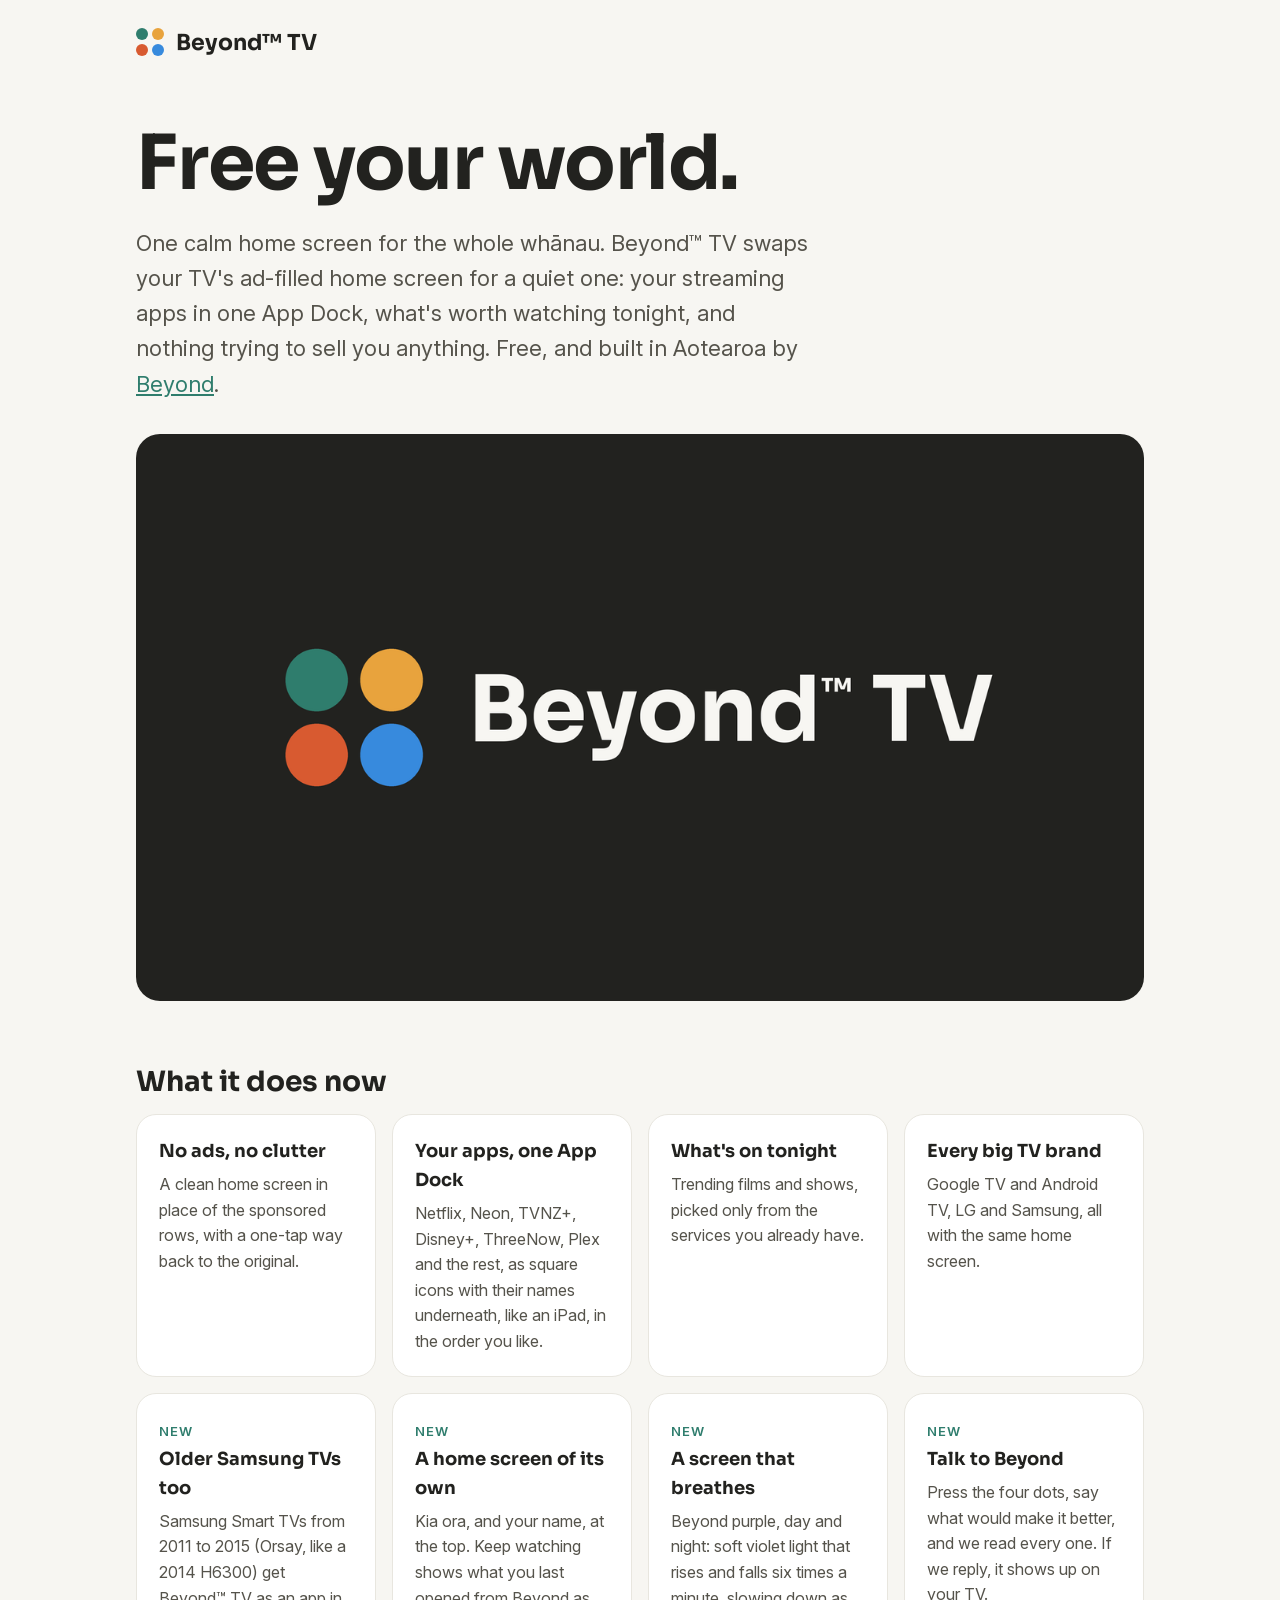
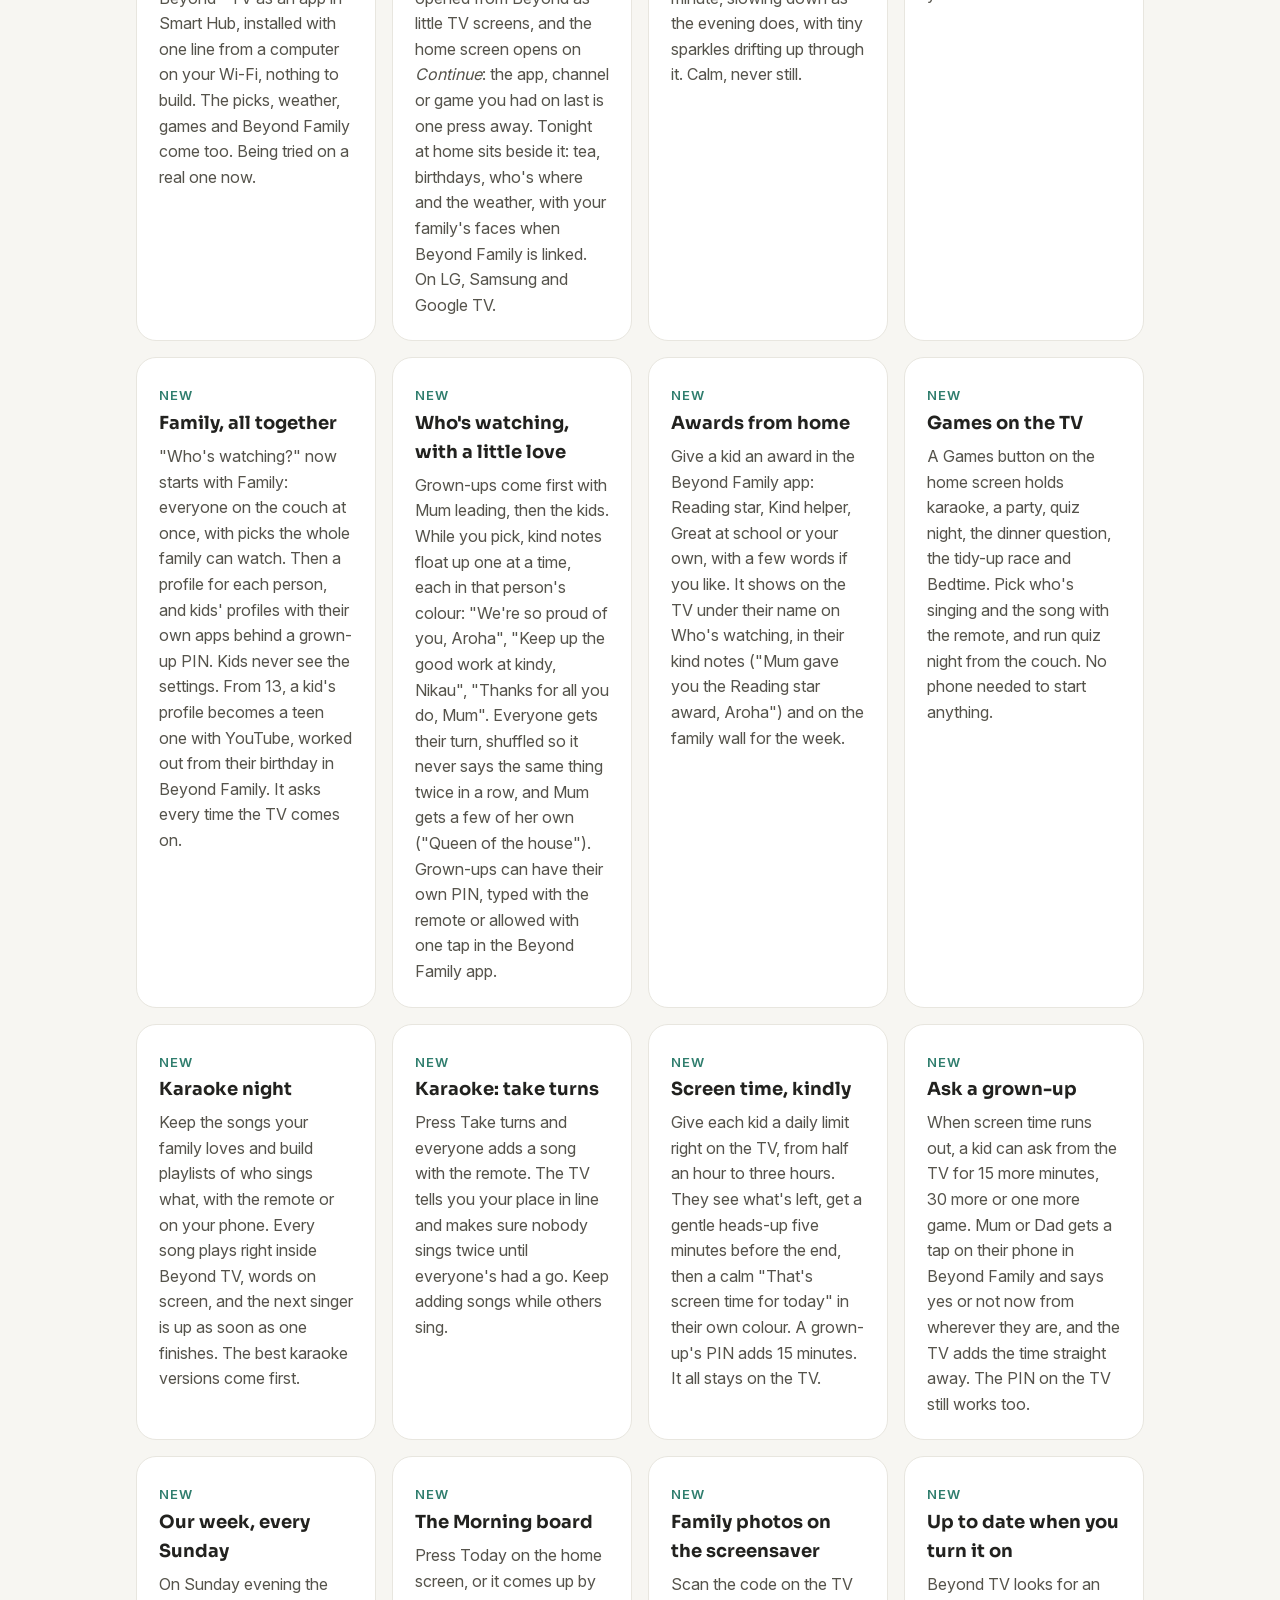
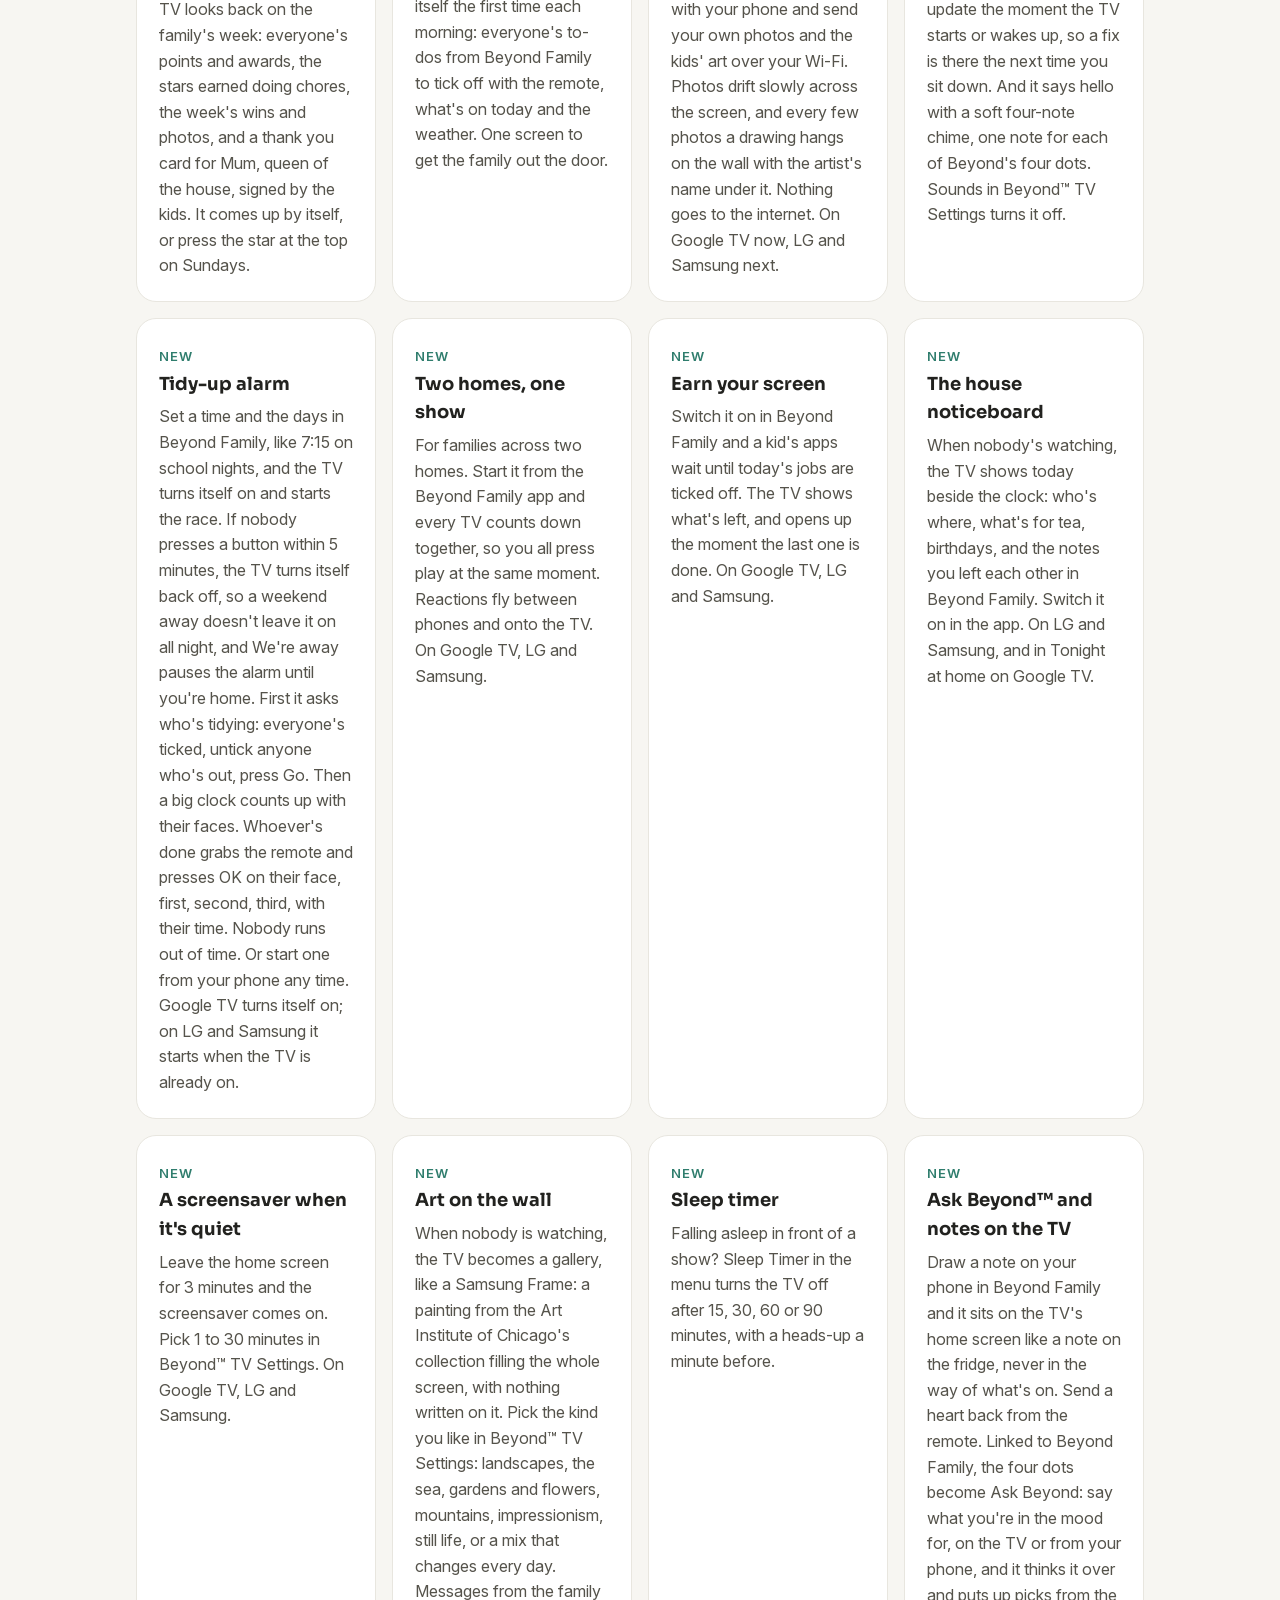
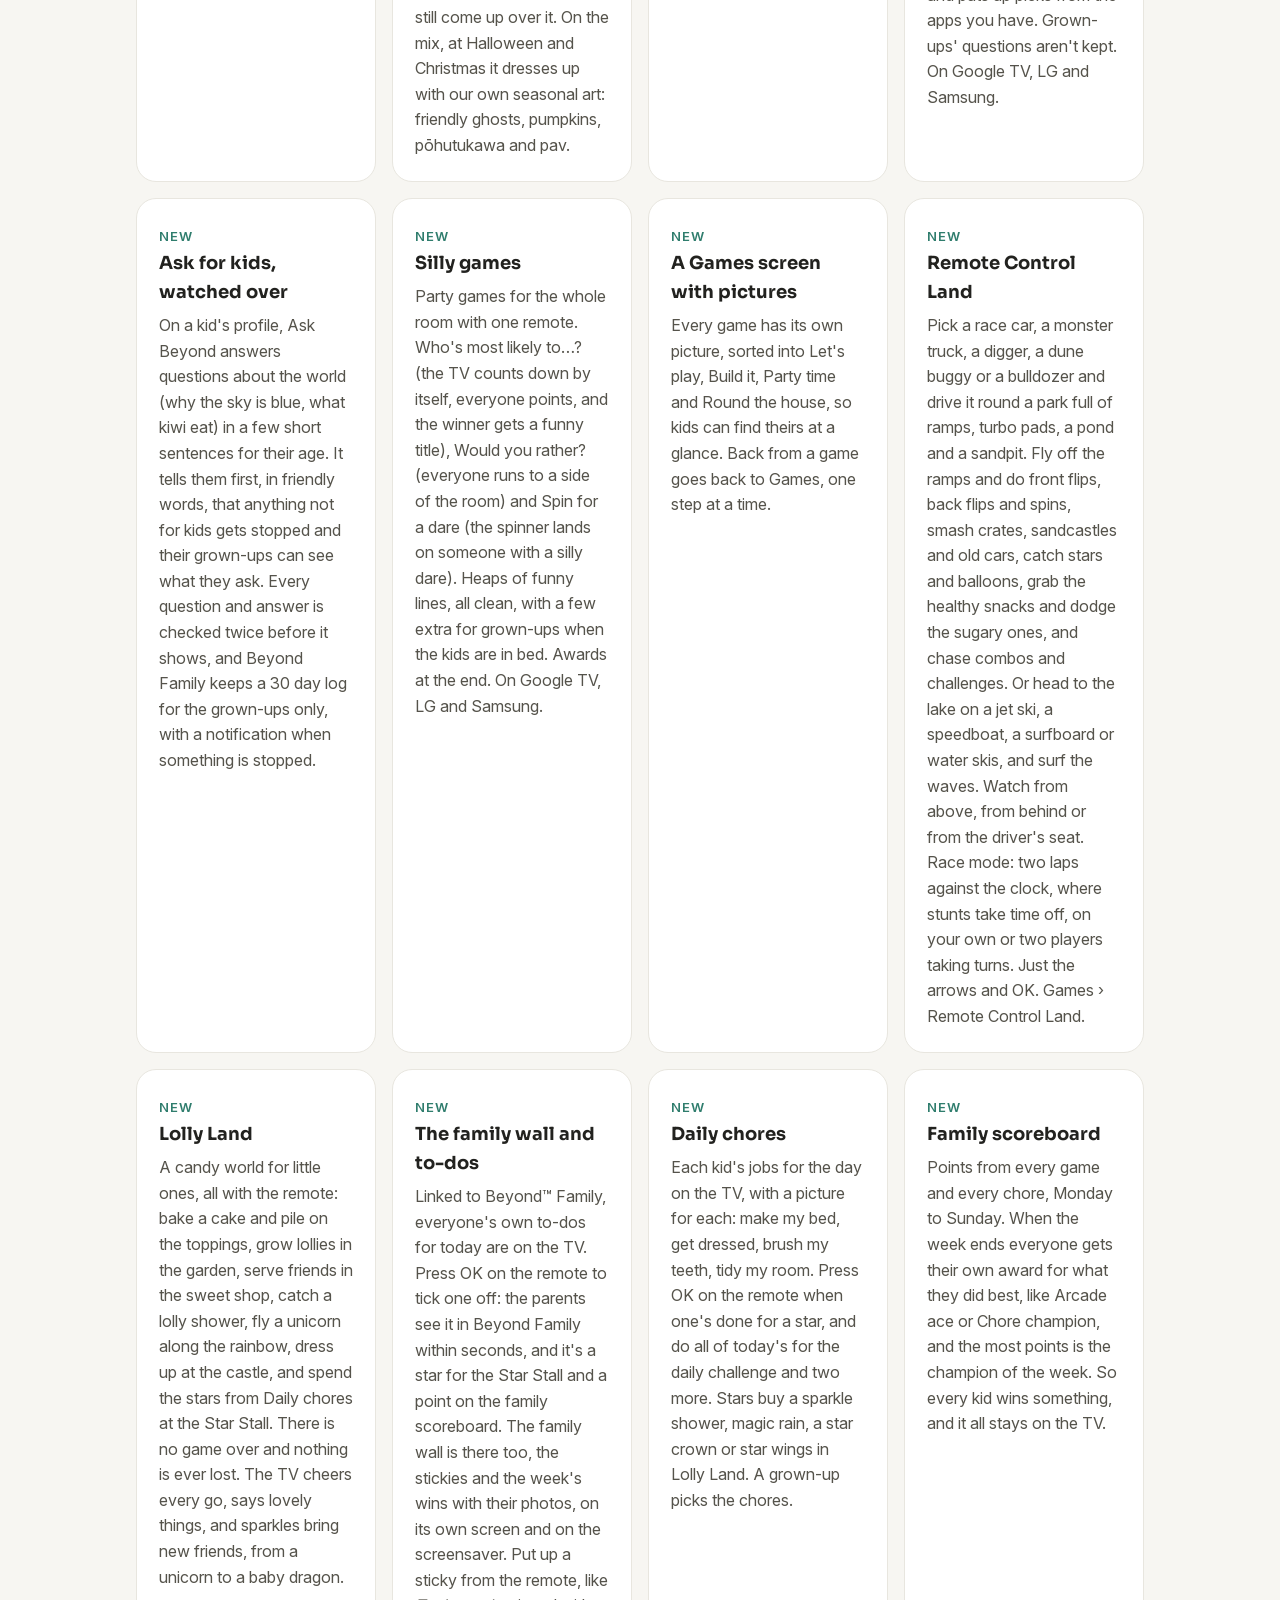
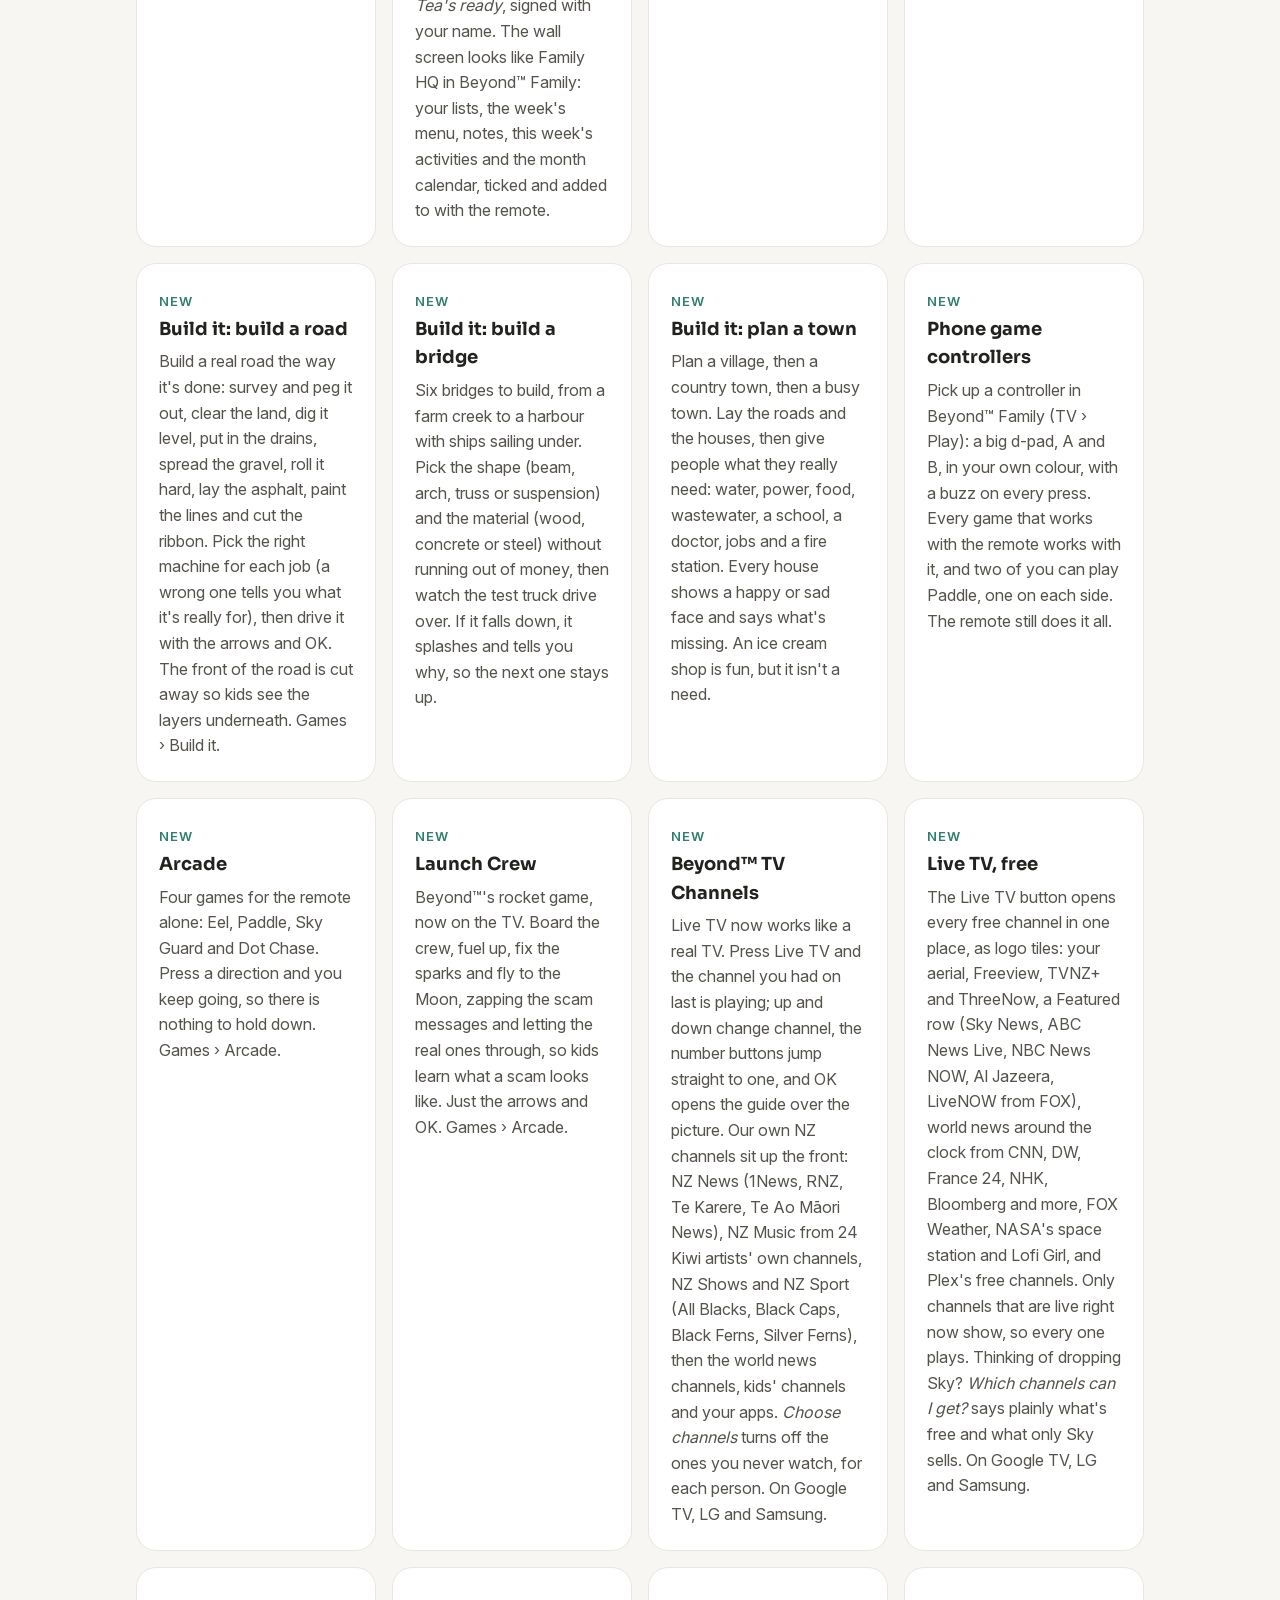
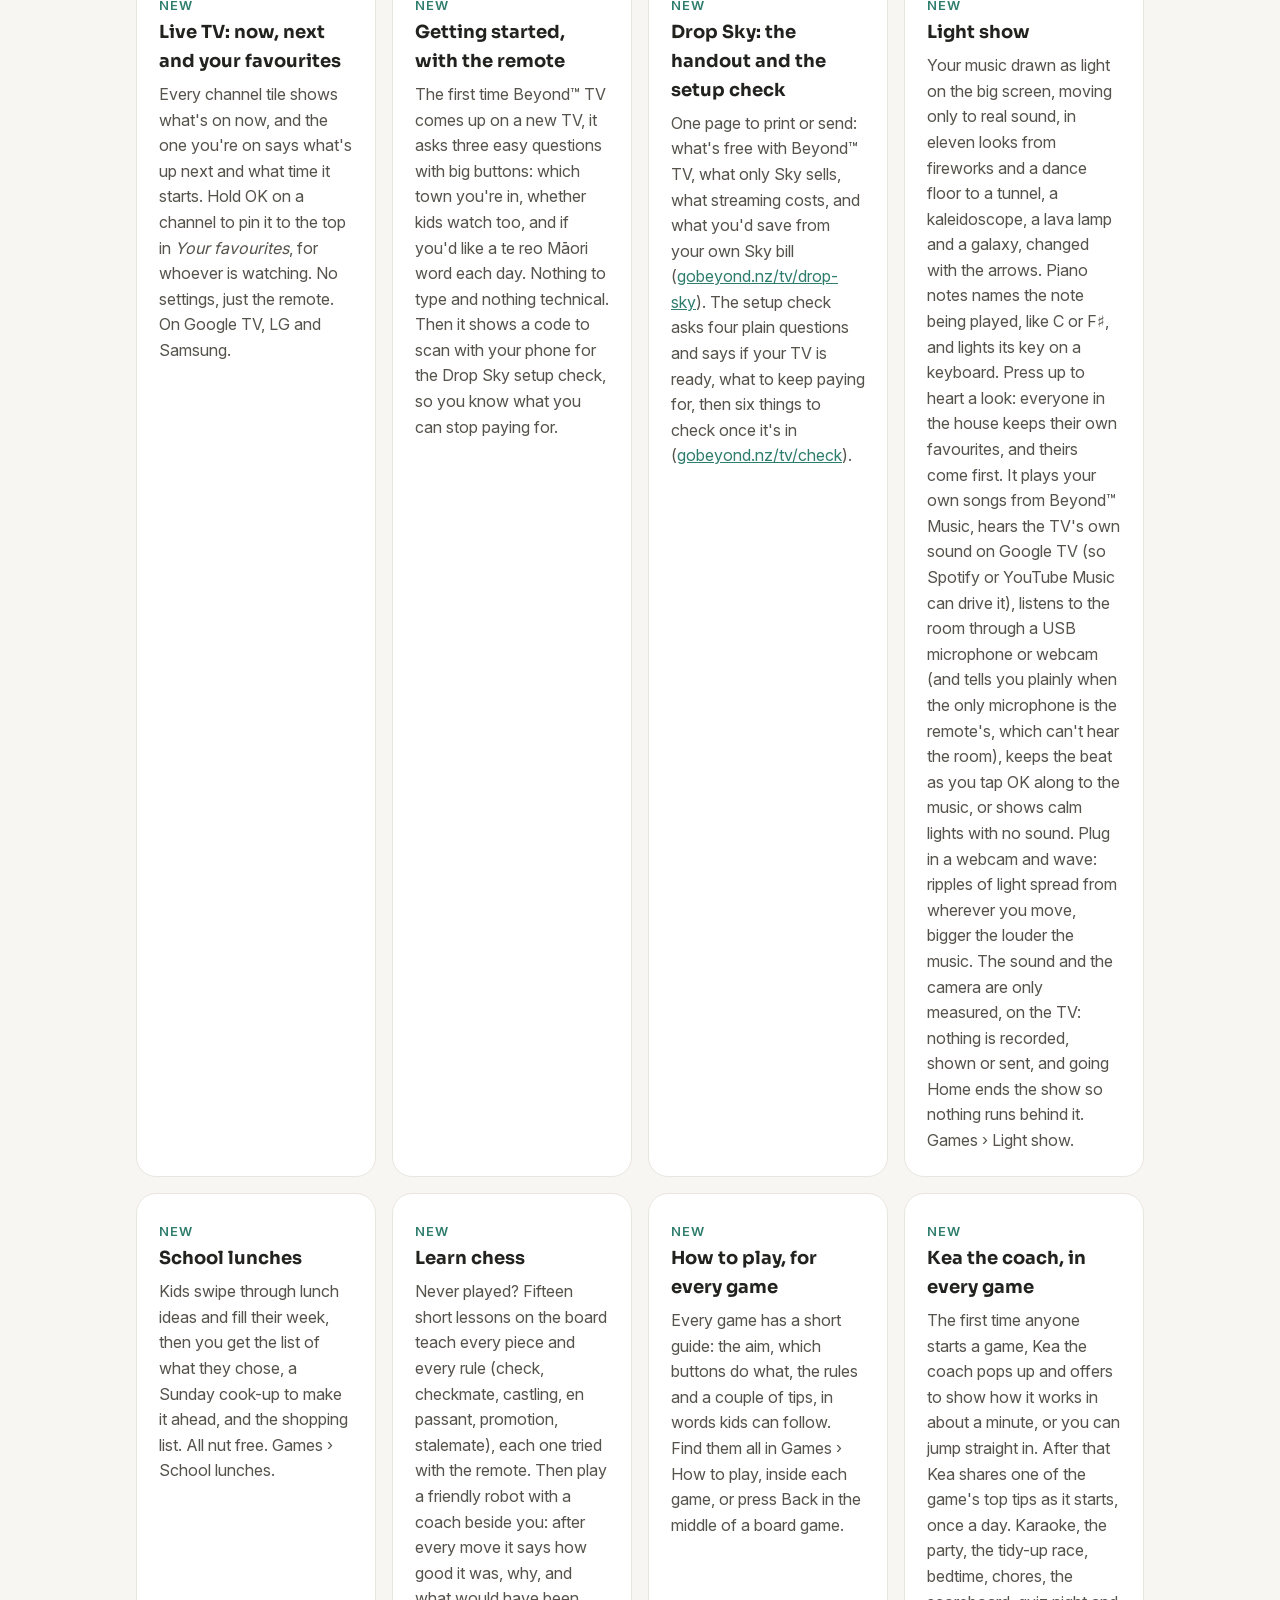
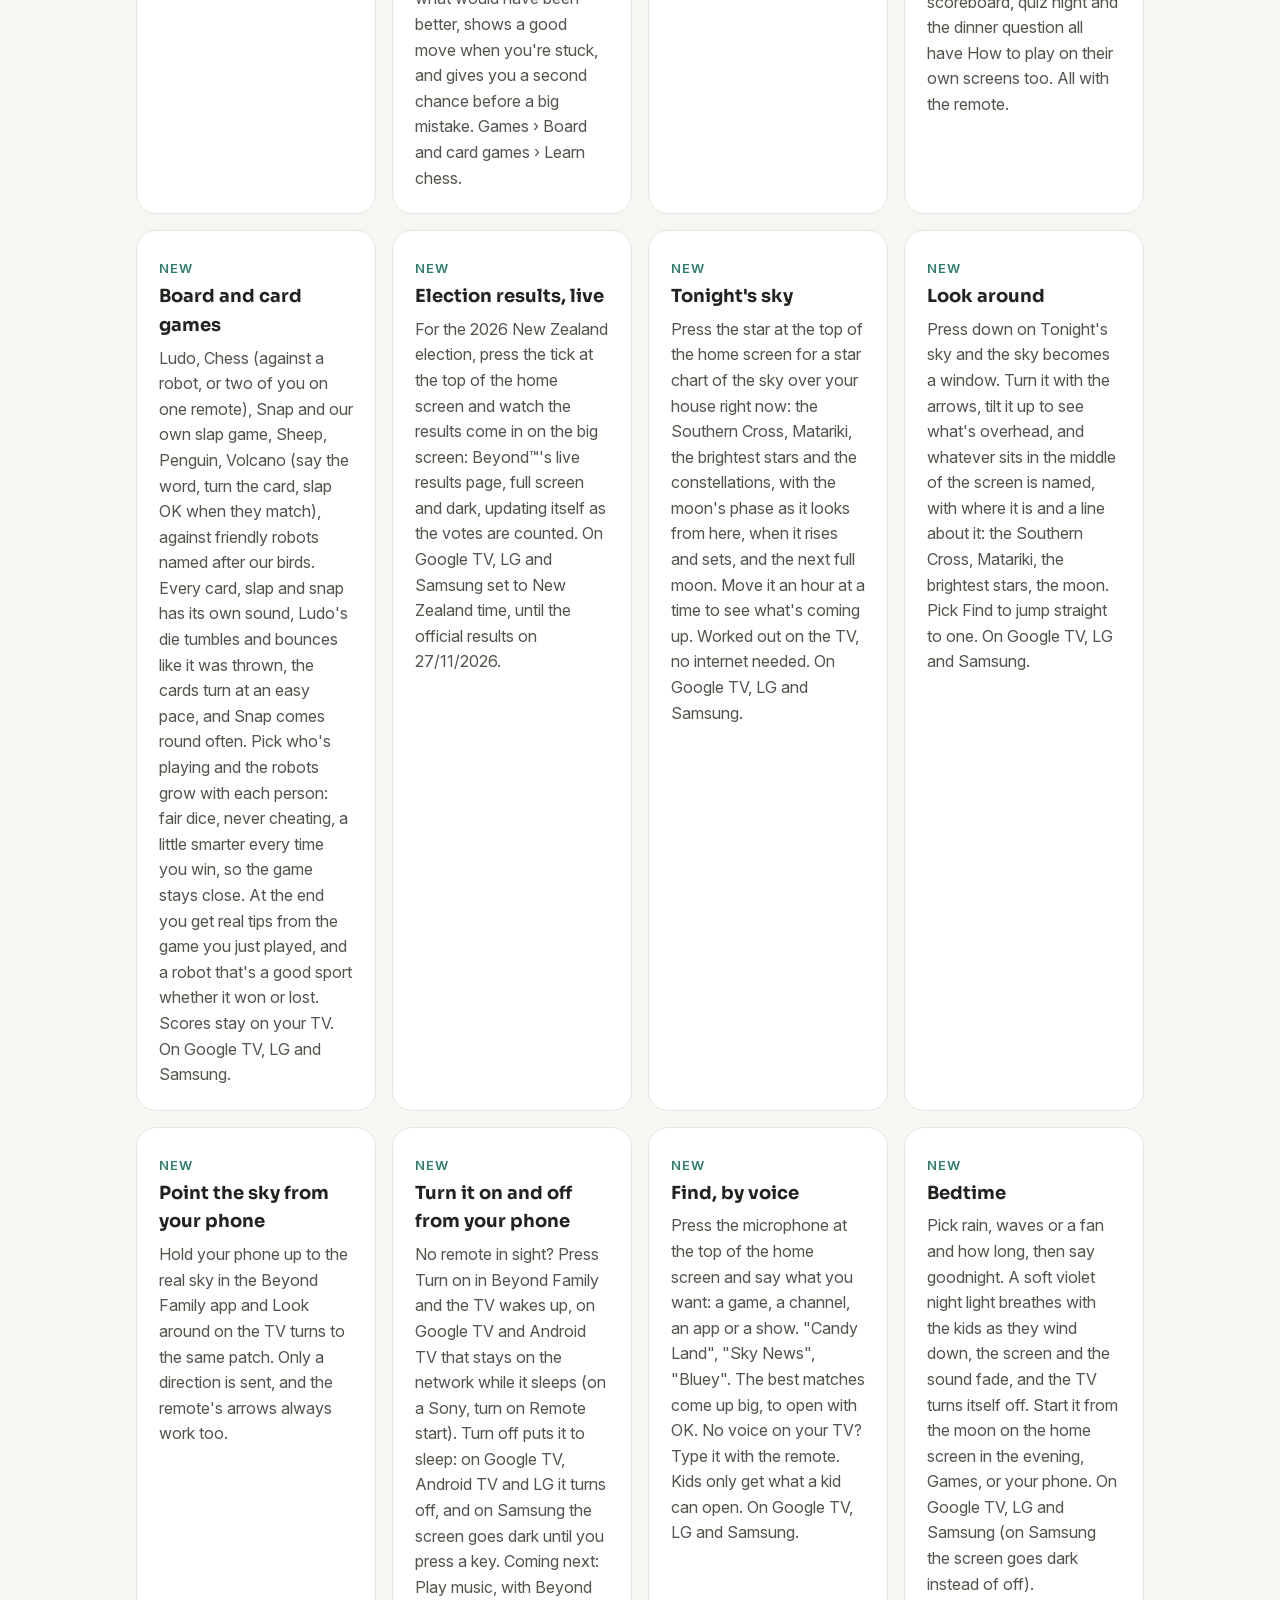
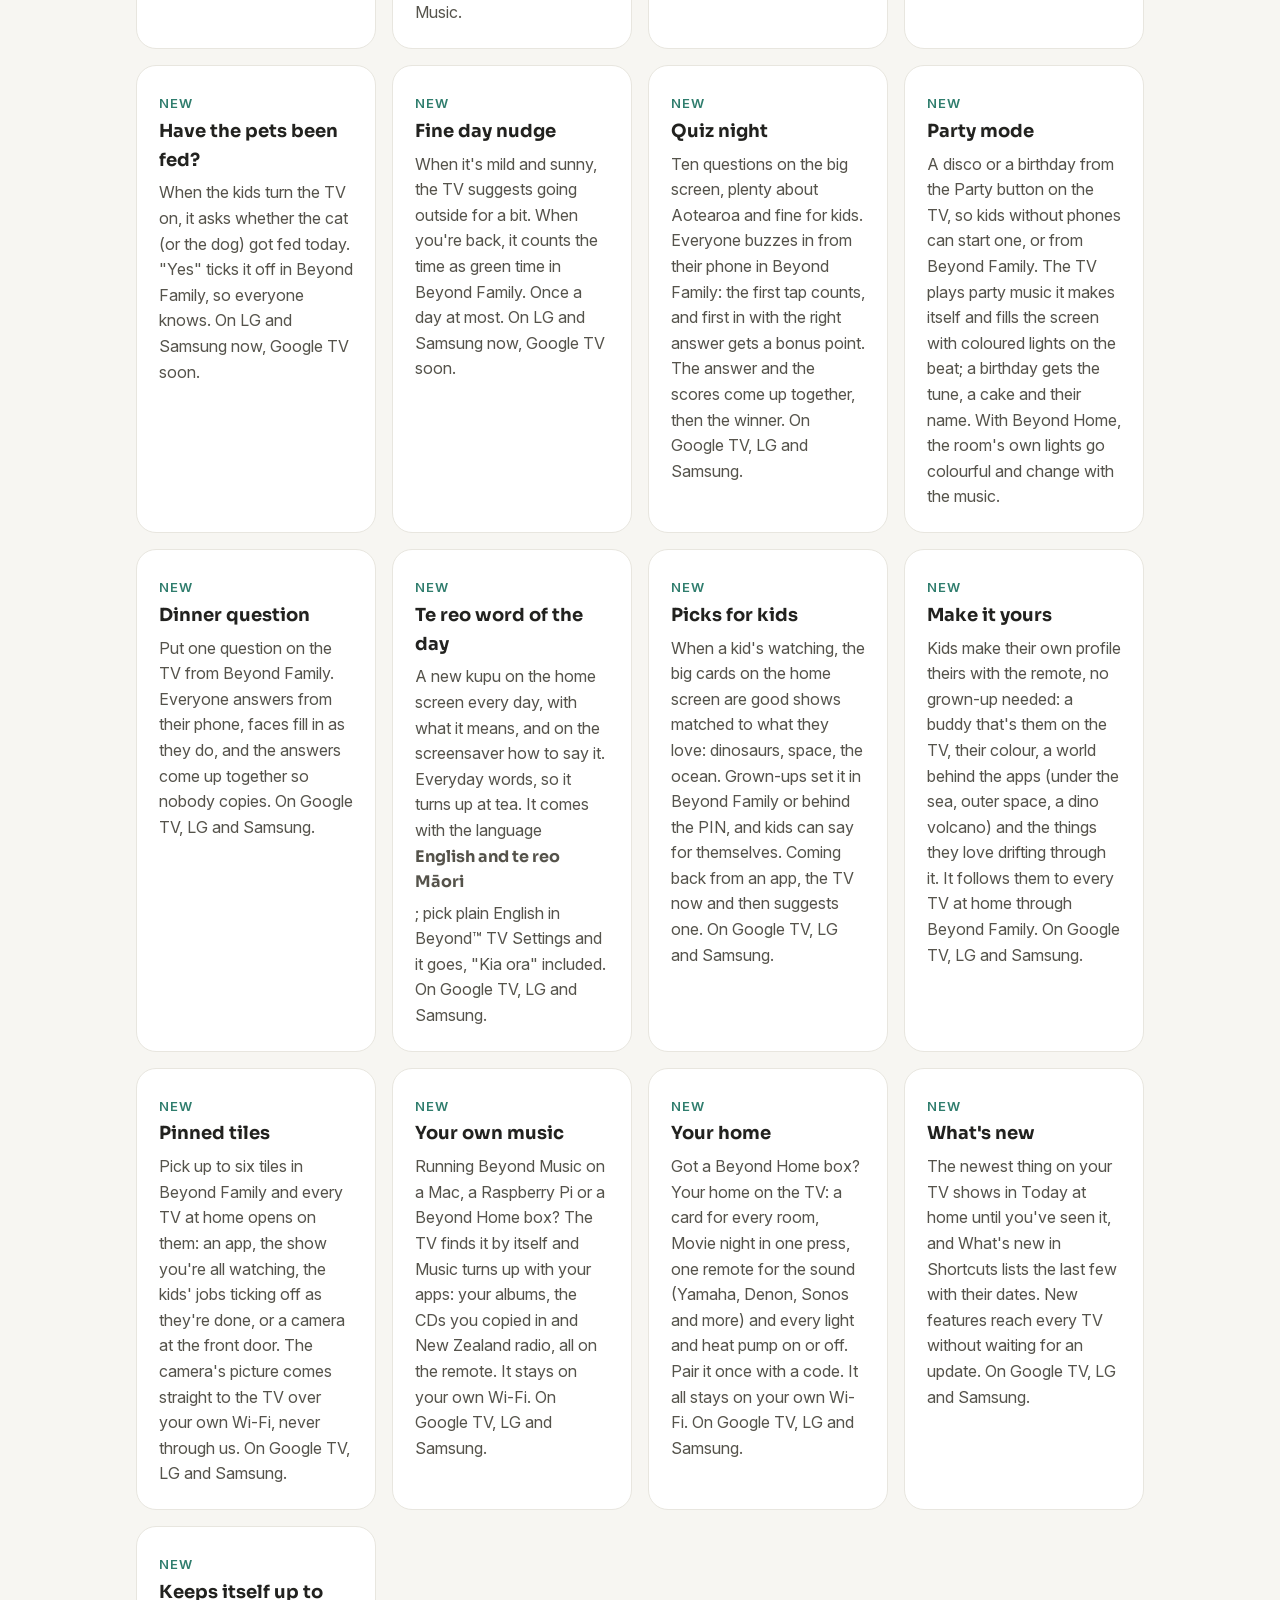
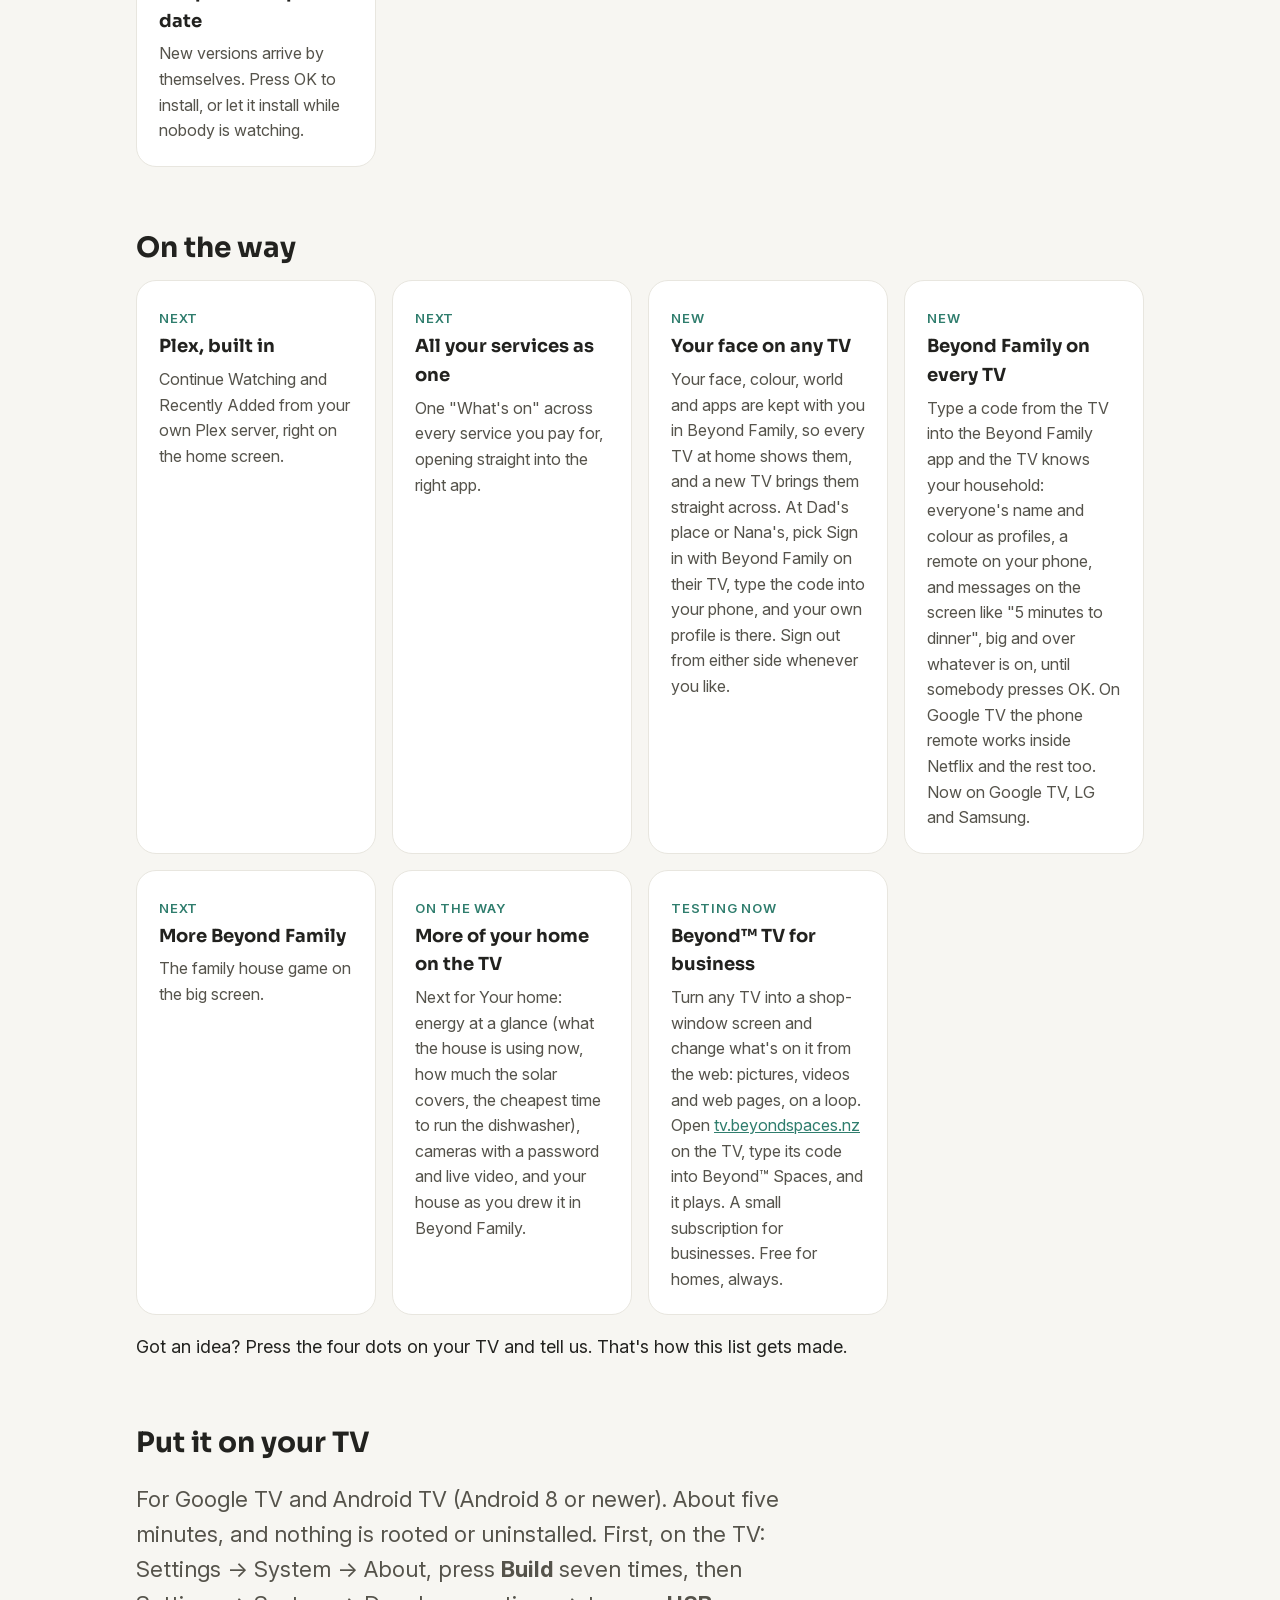
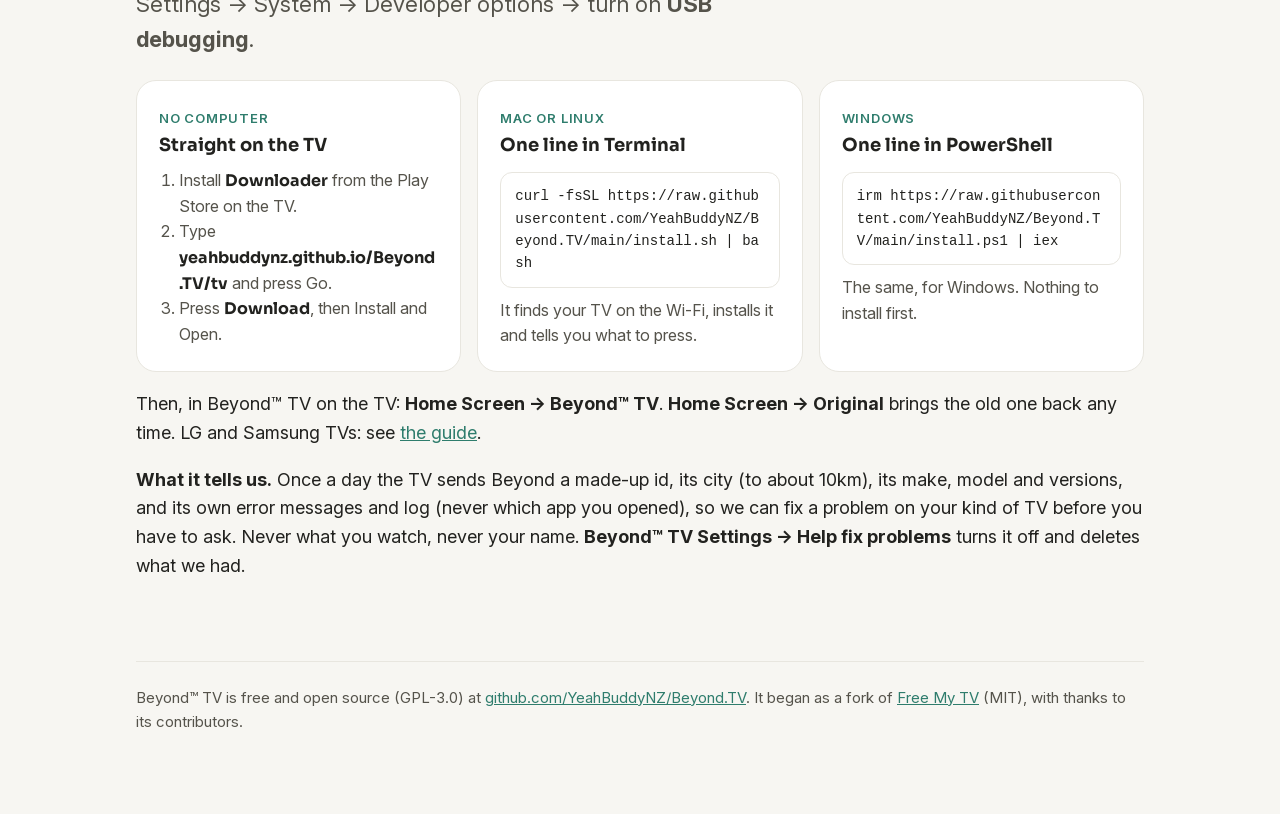
<file: docs/index.html>
<!doctype html>
<html lang="en-NZ">
<head>
<meta charset="utf-8">
<meta name="viewport" content="width=device-width, initial-scale=1">
<title>Beyond™ TV: Free your world.</title>
<meta name="description" content="Beyond™ TV: one calm home screen for the whole whānau. Your streaming apps, your Plex and your family, on one TV, with no ads.">
<link rel="icon" href="assets/favicon-64.png">
<link rel="apple-touch-icon" href="assets/apple-touch-icon.png">
<meta property="og:title" content="Beyond™ TV: Free your world.">
<meta property="og:description" content="One calm home screen for the whole whānau. No ads.">
<meta property="og:image" content="assets/banner.png">
<style>
  @font-face { font-family: 'Sora'; src: url('assets/fonts/SoraVariable.ttf') format('truetype'); font-weight: 100 800; }
  @font-face { font-family: 'Inter'; src: url('assets/fonts/InterVariable.ttf') format('truetype'); font-weight: 100 900; }
  :root { --paper: #f7f6f2; --ink: #22221f; --soft: #55534b; --line: #e8e6df; --moss: #2f7d6d; --ember: #e8a33d; --card: #fff; }
  @media (prefers-color-scheme: dark) {
    :root { --paper: #121210; --ink: #f7f6f2; --soft: #b9b6ab; --line: #2e2e2a; --card: #1c1c19; }
  }
  * { box-sizing: border-box; }
  body { margin: 0; background: var(--paper); color: var(--ink); font: 18px/1.6 'Inter', system-ui, sans-serif; }
  main { max-width: 1040px; margin: 0 auto; padding: 0 16px 80px; }
  header { display: flex; align-items: center; gap: 12px; padding: 28px 0; font: 700 22px 'Sora', sans-serif; }
  .dots { display: grid; grid-template-columns: 12px 12px; gap: 4px; }
  .dots i { width: 12px; height: 12px; border-radius: 50%; }
  .dots i:nth-child(1) { background: #2f7d6d; } .dots i:nth-child(2) { background: #e8a33d; }
  .dots i:nth-child(3) { background: #d85a30; } .dots i:nth-child(4) { background: #378add; }
  h1 { font: 700 clamp(40px, 7vw, 76px)/1.05 'Sora', sans-serif; letter-spacing: -0.02em; margin: 40px 0 20px; }
  h2 { font: 700 28px/1.2 'Sora', sans-serif; margin: 64px 0 16px; }
  .lede { font-size: 22px; color: var(--soft); max-width: 680px; }
  .hero img { width: 100%; border-radius: 24px; margin-top: 32px; display: block; }
  .grid { display: grid; grid-template-columns: repeat(auto-fit, minmax(240px, 1fr)); gap: 16px; }
  .card { background: var(--card); border: 1px solid var(--line); border-radius: 20px; padding: 22px; }
  .card b { display: block; font-family: 'Sora', sans-serif; margin-bottom: 6px; }
  .card p { margin: 0; color: var(--soft); font-size: 16px; }
  .soon { font-size: 13px; font-weight: 600; color: var(--moss); text-transform: uppercase; letter-spacing: 0.06em; }
  a { color: var(--moss); }
  pre { background: var(--card); border: 1px solid var(--line); border-radius: 12px; padding: 12px 14px; font-size: 14px; white-space: pre-wrap; word-break: break-all; margin: 12px 0 0; }
  .card ol { margin: 8px 0 0; padding-left: 20px; color: var(--soft); font-size: 16px; overflow-wrap: anywhere; }
  .card ol b { display: inline; margin: 0; color: var(--ink); }
  footer { margin-top: 80px; color: var(--soft); font-size: 15px; border-top: 1px solid var(--line); padding-top: 24px; }
</style>
</head>
<body>
<main>
  <header><span class="dots"><i></i><i></i><i></i><i></i></span>Beyond™ TV</header>

  <section class="hero">
    <h1>Free your world.</h1>
    <p class="lede">One calm home screen for the whole whānau. Beyond™ TV swaps your TV's ad-filled home screen for a quiet one: your streaming apps in one App Dock,
      what's worth watching tonight, and nothing trying to sell you anything. Free, and built in Aotearoa by
      <a href="https://gobeyond.co.nz">Beyond</a>.</p>
    <img src="assets/banner.png" alt="The Beyond™ TV logo: Beyond's four coloured dots beside the words Beyond™ TV">
  </section>

  <h2>What it does now</h2>
  <div class="grid">
    <div class="card"><b>No ads, no clutter</b><p>A clean home screen in place of the sponsored rows, with a one-tap way back to the original.</p></div>
    <div class="card"><b>Your apps, one App Dock</b><p>Netflix, Neon, TVNZ+, Disney+, ThreeNow, Plex and the rest, as square icons with their names underneath, like an iPad, in the order you like.</p></div>
    <div class="card"><b>What's on tonight</b><p>Trending films and shows, picked only from the services you already have.</p></div>
    <div class="card"><b>Every big TV brand</b><p>Google TV and Android TV, LG and Samsung, all with the same home screen.</p></div>
    <div class="card"><span class="soon">New</span><b>Older Samsung TVs too</b><p>Samsung Smart TVs from 2011 to 2015 (Orsay, like a 2014 H6300) get Beyond™ TV as an app in Smart Hub, installed with one line from a computer on your Wi-Fi, nothing to build. The picks, weather, games and Beyond Family come too. Being tried on a real one now.</p></div>
    <div class="card"><span class="soon">New</span><b>A home screen of its own</b><p>Kia ora, and your name, at the top. Keep watching shows what you last opened from Beyond as little TV screens, and the home screen opens on <i>Continue</i>: the app, channel or game you had on last is one press away. Tonight at home sits beside it: tea, birthdays, who's where and the weather, with your family's faces when Beyond Family is linked. On LG, Samsung and Google TV.</p></div>
    <div class="card"><span class="soon">New</span><b>A screen that breathes</b><p>Beyond purple, day and night: soft violet light that rises and falls six times a minute, slowing down as the evening does, with tiny sparkles drifting up through it. Calm, never still.</p></div>
    <div class="card"><span class="soon">New</span><b>Talk to Beyond</b><p>Press the four dots, say what would make it better, and we read every one. If we reply, it shows up on your TV.</p></div>
    <div class="card"><span class="soon">New</span><b>Family, all together</b><p>"Who's watching?" now starts with Family: everyone on the couch at once, with picks the whole family can watch. Then a profile for each person, and kids' profiles with their own apps behind a grown-up PIN. Kids never see the settings. From 13, a kid's profile becomes a teen one with YouTube, worked out from their birthday in Beyond Family. It asks every time the TV comes on.</p></div>
    <div class="card"><span class="soon">New</span><b>Who's watching, with a little love</b><p>Grown-ups come first with Mum leading, then the kids. While you pick, kind notes float up one at a time, each in that person's colour: "We're so proud of you, Aroha", "Keep up the good work at kindy, Nikau", "Thanks for all you do, Mum". Everyone gets their turn, shuffled so it never says the same thing twice in a row, and Mum gets a few of her own ("Queen of the house"). Grown-ups can have their own PIN, typed with the remote or allowed with one tap in the Beyond Family app.</p></div>
    <div class="card"><span class="soon">New</span><b>Awards from home</b><p>Give a kid an award in the Beyond Family app: Reading star, Kind helper, Great at school or your own, with a few words if you like. It shows on the TV under their name on Who's watching, in their kind notes ("Mum gave you the Reading star award, Aroha") and on the family wall for the week.</p></div>
    <div class="card"><span class="soon">New</span><b>Games on the TV</b><p>A Games button on the home screen holds karaoke, a party, quiz night, the dinner question, the tidy-up race and Bedtime. Pick who's singing and the song with the remote, and run quiz night from the couch. No phone needed to start anything.</p></div>
    <div class="card"><span class="soon">New</span><b>Karaoke night</b><p>Keep the songs your family loves and build playlists of who sings what, with the remote or on your phone. Every song plays right inside Beyond TV, words on screen, and the next singer is up as soon as one finishes. The best karaoke versions come first.</p></div>
    <div class="card"><span class="soon">New</span><b>Karaoke: take turns</b><p>Press Take turns and everyone adds a song with the remote. The TV tells you your place in line and makes sure nobody sings twice until everyone's had a go. Keep adding songs while others sing.</p></div>
    <div class="card"><span class="soon">New</span><b>Screen time, kindly</b><p>Give each kid a daily limit right on the TV, from half an hour to three hours. They see what's left, get a gentle heads-up five minutes before the end, then a calm "That's screen time for today" in their own colour. A grown-up's PIN adds 15 minutes. It all stays on the TV.</p></div>
    <div class="card"><span class="soon">New</span><b>Ask a grown-up</b><p>When screen time runs out, a kid can ask from the TV for 15 more minutes, 30 more or one more game. Mum or Dad gets a tap on their phone in Beyond Family and says yes or not now from wherever they are, and the TV adds the time straight away. The PIN on the TV still works too.</p></div>
    <div class="card"><span class="soon">New</span><b>Our week, every Sunday</b><p>On Sunday evening the TV looks back on the family's week: everyone's points and awards, the stars earned doing chores, the week's wins and photos, and a thank you card for Mum, queen of the house, signed by the kids. It comes up by itself, or press the star at the top on Sundays.</p></div>
    <div class="card"><span class="soon">New</span><b>The Morning board</b><p>Press Today on the home screen, or it comes up by itself the first time each morning: everyone's to-dos from Beyond Family to tick off with the remote, what's on today and the weather. One screen to get the family out the door.</p></div>
    <div class="card"><span class="soon">New</span><b>Family photos on the screensaver</b><p>Scan the code on the TV with your phone and send your own photos and the kids' art over your Wi-Fi. Photos drift slowly across the screen, and every few photos a drawing hangs on the wall with the artist's name under it. Nothing goes to the internet. On Google TV now, LG and Samsung next.</p></div>
    <div class="card"><span class="soon">New</span><b>Up to date when you turn it on</b><p>Beyond TV looks for an update the moment the TV starts or wakes up, so a fix is there the next time you sit down. And it says hello with a soft four-note chime, one note for each of Beyond's four dots. Sounds in Beyond™ TV Settings turns it off.</p></div>
    <div class="card"><span class="soon">New</span><b>Tidy-up alarm</b><p>Set a time and the days in Beyond Family, like 7:15 on school nights, and the TV turns itself on and starts the race. If nobody presses a button within 5 minutes, the TV turns itself back off, so a weekend away doesn't leave it on all night, and We're away pauses the alarm until you're home. First it asks who's tidying: everyone's ticked, untick anyone who's out, press Go. Then a big clock counts up with their faces. Whoever's done grabs the remote and presses OK on their face, first, second, third, with their time. Nobody runs out of time. Or start one from your phone any time. Google TV turns itself on; on LG and Samsung it starts when the TV is already on.</p></div>
    <div class="card"><span class="soon">New</span><b>Two homes, one show</b><p>For families across two homes. Start it from the Beyond Family app and every TV counts down together, so you all press play at the same moment. Reactions fly between phones and onto the TV. On Google TV, LG and Samsung.</p></div>
    <div class="card"><span class="soon">New</span><b>Earn your screen</b><p>Switch it on in Beyond Family and a kid's apps wait until today's jobs are ticked off. The TV shows what's left, and opens up the moment the last one is done. On Google TV, LG and Samsung.</p></div>
    <div class="card"><span class="soon">New</span><b>The house noticeboard</b><p>When nobody's watching, the TV shows today beside the clock: who's where, what's for tea, birthdays, and the notes you left each other in Beyond Family. Switch it on in the app. On LG and Samsung, and in Tonight at home on Google TV.</p></div>
    <div class="card"><span class="soon">New</span><b>A screensaver when it's quiet</b><p>Leave the home screen for 3 minutes and the screensaver comes on. Pick 1 to 30 minutes in Beyond™ TV Settings. On Google TV, LG and Samsung.</p></div>
    <div class="card"><span class="soon">New</span><b>Art on the wall</b><p>When nobody is watching, the TV becomes a gallery, like a Samsung Frame: a painting from the Art Institute of Chicago's collection filling the whole screen, with nothing written on it. Pick the kind you like in Beyond™ TV Settings: landscapes, the sea, gardens and flowers, mountains, impressionism, still life, or a mix that changes every day. Messages from the family still come up over it. On the mix, at Halloween and Christmas it dresses up with our own seasonal art: friendly ghosts, pumpkins, pōhutukawa and pav.</p></div>
    <div class="card"><span class="soon">New</span><b>Sleep timer</b><p>Falling asleep in front of a show? Sleep Timer in the menu turns the TV off after 15, 30, 60 or 90 minutes, with a heads-up a minute before.</p></div>
    <div class="card"><span class="soon">New</span><b>Ask Beyond™ and notes on the TV</b><p>Draw a note on your phone in Beyond Family and it sits on the TV's home screen like a note on the fridge, never in the way of what's on. Send a heart back from the remote. Linked to Beyond Family, the four dots become Ask Beyond: say what you're in the mood for, on the TV or from your phone, and it thinks it over and puts up picks from the apps you have. Grown-ups' questions aren't kept. On Google TV, LG and Samsung.</p></div>
    <div class="card"><span class="soon">New</span><b>Ask for kids, watched over</b><p>On a kid's profile, Ask Beyond answers questions about the world (why the sky is blue, what kiwi eat) in a few short sentences for their age. It tells them first, in friendly words, that anything not for kids gets stopped and their grown-ups can see what they ask. Every question and answer is checked twice before it shows, and Beyond Family keeps a 30 day log for the grown-ups only, with a notification when something is stopped.</p></div>
    <div class="card"><span class="soon">New</span><b>Silly games</b><p>Party games for the whole room with one remote. Who's most likely to…? (the TV counts down by itself, everyone points, and the winner gets a funny title), Would you rather? (everyone runs to a side of the room) and Spin for a dare (the spinner lands on someone with a silly dare). Heaps of funny lines, all clean, with a few extra for grown-ups when the kids are in bed. Awards at the end. On Google TV, LG and Samsung.</p></div>
    <div class="card"><span class="soon">New</span><b>A Games screen with pictures</b><p>Every game has its own picture, sorted into Let's play, Build it, Party time and Round the house, so kids can find theirs at a glance. Back from a game goes back to Games, one step at a time.</p></div>
    <div class="card"><span class="soon">New</span><b>Remote Control Land</b><p>Pick a race car, a monster truck, a digger, a dune buggy or a bulldozer and drive it round a park full of ramps, turbo pads, a pond and a sandpit. Fly off the ramps and do front flips, back flips and spins, smash crates, sandcastles and old cars, catch stars and balloons, grab the healthy snacks and dodge the sugary ones, and chase combos and challenges. Or head to the lake on a jet ski, a speedboat, a surfboard or water skis, and surf the waves. Watch from above, from behind or from the driver's seat. Race mode: two laps against the clock, where stunts take time off, on your own or two players taking turns. Just the arrows and OK. Games › Remote Control Land.</p></div>
    <div class="card"><span class="soon">New</span><b>Lolly Land</b><p>A candy world for little ones, all with the remote: bake a cake and pile on the toppings, grow lollies in the garden, serve friends in the sweet shop, catch a lolly shower, fly a unicorn along the rainbow, dress up at the castle, and spend the stars from Daily chores at the Star Stall. There is no game over and nothing is ever lost. The TV cheers every go, says lovely things, and sparkles bring new friends, from a unicorn to a baby dragon.</p></div>
    <div class="card"><span class="soon">New</span><b>The family wall and to-dos</b><p>Linked to Beyond™ Family, everyone's own to-dos for today are on the TV. Press OK on the remote to tick one off: the parents see it in Beyond Family within seconds, and it's a star for the Star Stall and a point on the family scoreboard. The family wall is there too, the stickies and the week's wins with their photos, on its own screen and on the screensaver. Put up a sticky from the remote, like <i>Tea's ready</i>, signed with your name. The wall screen looks like Family HQ in Beyond™ Family: your lists, the week's menu, notes, this week's activities and the month calendar, ticked and added to with the remote.</p></div>
    <div class="card"><span class="soon">New</span><b>Daily chores</b><p>Each kid's jobs for the day on the TV, with a picture for each: make my bed, get dressed, brush my teeth, tidy my room. Press OK on the remote when one's done for a star, and do all of today's for the daily challenge and two more. Stars buy a sparkle shower, magic rain, a star crown or star wings in Lolly Land. A grown-up picks the chores.</p></div>
    <div class="card"><span class="soon">New</span><b>Family scoreboard</b><p>Points from every game and every chore, Monday to Sunday. When the week ends everyone gets their own award for what they did best, like Arcade ace or Chore champion, and the most points is the champion of the week. So every kid wins something, and it all stays on the TV.</p></div>
    <div class="card"><span class="soon">New</span><b>Build it: build a road</b><p>Build a real road the way it's done: survey and peg it out, clear the land, dig it level, put in the drains, spread the gravel, roll it hard, lay the asphalt, paint the lines and cut the ribbon. Pick the right machine for each job (a wrong one tells you what it's really for), then drive it with the arrows and OK. The front of the road is cut away so kids see the layers underneath. Games › Build it.</p></div>
    <div class="card"><span class="soon">New</span><b>Build it: build a bridge</b><p>Six bridges to build, from a farm creek to a harbour with ships sailing under. Pick the shape (beam, arch, truss or suspension) and the material (wood, concrete or steel) without running out of money, then watch the test truck drive over. If it falls down, it splashes and tells you why, so the next one stays up.</p></div>
    <div class="card"><span class="soon">New</span><b>Build it: plan a town</b><p>Plan a village, then a country town, then a busy town. Lay the roads and the houses, then give people what they really need: water, power, food, wastewater, a school, a doctor, jobs and a fire station. Every house shows a happy or sad face and says what's missing. An ice cream shop is fun, but it isn't a need.</p></div>
    <div class="card"><span class="soon">New</span><b>Phone game controllers</b><p>Pick up a controller in Beyond™ Family (TV › Play): a big d-pad, A and B, in your own colour, with a buzz on every press. Every game that works with the remote works with it, and two of you can play Paddle, one on each side. The remote still does it all.</p></div>
    <div class="card"><span class="soon">New</span><b>Arcade</b><p>Four games for the remote alone: Eel, Paddle, Sky Guard and Dot Chase. Press a direction and you keep going, so there is nothing to hold down. Games › Arcade.</p></div>
    <div class="card"><span class="soon">New</span><b>Launch Crew</b><p>Beyond™'s rocket game, now on the TV. Board the crew, fuel up, fix the sparks and fly to the Moon, zapping the scam messages and letting the real ones through, so kids learn what a scam looks like. Just the arrows and OK. Games › Arcade.</p></div>
    <div class="card"><span class="soon">New</span><b>Beyond™ TV Channels</b><p>Live TV now works like a real TV. Press Live TV and the channel you had on last is playing; up and down change channel, the number buttons jump straight to one, and OK opens the guide over the picture. Our own NZ channels sit up the front: NZ News (1News, RNZ, Te Karere, Te Ao Māori News), NZ Music from 24 Kiwi artists' own channels, NZ Shows and NZ Sport (All Blacks, Black Caps, Black Ferns, Silver Ferns), then the world news channels, kids' channels and your apps. <i>Choose channels</i> turns off the ones you never watch, for each person. On Google TV, LG and Samsung.</p></div>
    <div class="card"><span class="soon">New</span><b>Live TV, free</b><p>The Live TV button opens every free channel in one place, as logo tiles: your aerial, Freeview, TVNZ+ and ThreeNow, a Featured row (Sky News, ABC News Live, NBC News NOW, Al Jazeera, LiveNOW from FOX), world news around the clock from CNN, DW, France 24, NHK, Bloomberg and more, FOX Weather, NASA's space station and Lofi Girl, and Plex's free channels. Only channels that are live right now show, so every one plays. Thinking of dropping Sky? <i>Which channels can I get?</i> says plainly what's free and what only Sky sells. On Google TV, LG and Samsung.</p></div>
    <div class="card"><span class="soon">New</span><b>Live TV: now, next and your favourites</b><p>Every channel tile shows what's on now, and the one you're on says what's up next and what time it starts. Hold OK on a channel to pin it to the top in <i>Your favourites</i>, for whoever is watching. No settings, just the remote. On Google TV, LG and Samsung.</p></div>
    <div class="card"><span class="soon">New</span><b>Getting started, with the remote</b><p>The first time Beyond™ TV comes up on a new TV, it asks three easy questions with big buttons: which town you're in, whether kids watch too, and if you'd like a te reo Māori word each day. Nothing to type and nothing technical. Then it shows a code to scan with your phone for the Drop Sky setup check, so you know what you can stop paying for.</p></div>
    <div class="card"><span class="soon">New</span><b>Drop Sky: the handout and the setup check</b><p>One page to print or send: what's free with Beyond™ TV, what only Sky sells, what streaming costs, and what you'd save from your own Sky bill (<a href="https://gobeyond.nz/tv/drop-sky">gobeyond.nz/tv/drop-sky</a>). The setup check asks four plain questions and says if your TV is ready, what to keep paying for, then six things to check once it's in (<a href="https://gobeyond.nz/tv/check">gobeyond.nz/tv/check</a>).</p></div>
    <div class="card"><span class="soon">New</span><b>Light show</b><p>Your music drawn as light on the big screen, moving only to real sound, in eleven looks from fireworks and a dance floor to a tunnel, a kaleidoscope, a lava lamp and a galaxy, changed with the arrows. Piano notes names the note being played, like C or F♯, and lights its key on a keyboard. Press up to heart a look: everyone in the house keeps their own favourites, and theirs come first. It plays your own songs from Beyond™ Music, hears the TV's own sound on Google TV (so Spotify or YouTube Music can drive it), listens to the room through a USB microphone or webcam (and tells you plainly when the only microphone is the remote's, which can't hear the room), keeps the beat as you tap OK along to the music, or shows calm lights with no sound. Plug in a webcam and wave: ripples of light spread from wherever you move, bigger the louder the music. The sound and the camera are only measured, on the TV: nothing is recorded, shown or sent, and going Home ends the show so nothing runs behind it. Games › Light show.</p></div>
    <div class="card"><span class="soon">New</span><b>School lunches</b><p>Kids swipe through lunch ideas and fill their week, then you get the list of what they chose, a Sunday cook-up to make it ahead, and the shopping list. All nut free. Games › School lunches.</p></div>
    <div class="card"><span class="soon">New</span><b>Learn chess</b><p>Never played? Fifteen short lessons on the board teach every piece and every rule (check, checkmate, castling, en passant, promotion, stalemate), each one tried with the remote. Then play a friendly robot with a coach beside you: after every move it says how good it was, why, and what would have been better, shows a good move when you're stuck, and gives you a second chance before a big mistake. Games › Board and card games › Learn chess.</p></div>
    <div class="card"><span class="soon">New</span><b>How to play, for every game</b><p>Every game has a short guide: the aim, which buttons do what, the rules and a couple of tips, in words kids can follow. Find them all in Games › How to play, inside each game, or press Back in the middle of a board game.</p></div>
    <div class="card"><span class="soon">New</span><b>Kea the coach, in every game</b><p>The first time anyone starts a game, Kea the coach pops up and offers to show how it works in about a minute, or you can jump straight in. After that Kea shares one of the game's top tips as it starts, once a day. Karaoke, the party, the tidy-up race, bedtime, chores, the scoreboard, quiz night and the dinner question all have How to play on their own screens too. All with the remote.</p></div>
    <div class="card"><span class="soon">New</span><b>Board and card games</b><p>Ludo, Chess (against a robot, or two of you on one remote), Snap and our own slap game, Sheep, Penguin, Volcano (say the word, turn the card, slap OK when they match), against friendly robots named after our birds. Every card, slap and snap has its own sound, Ludo's die tumbles and bounces like it was thrown, the cards turn at an easy pace, and Snap comes round often. Pick who's playing and the robots grow with each person: fair dice, never cheating, a little smarter every time you win, so the game stays close. At the end you get real tips from the game you just played, and a robot that's a good sport whether it won or lost. Scores stay on your TV. On Google TV, LG and Samsung.</p></div>
    <div class="card"><span class="soon">New</span><b>Election results, live</b><p>For the 2026 New Zealand election, press the tick at the top of the home screen and watch the results come in on the big screen: Beyond™'s live results page, full screen and dark, updating itself as the votes are counted. On Google TV, LG and Samsung set to New Zealand time, until the official results on 27/11/2026.</p></div>
    <div class="card"><span class="soon">New</span><b>Tonight's sky</b><p>Press the star at the top of the home screen for a star chart of the sky over your house right now: the Southern Cross, Matariki, the brightest stars and the constellations, with the moon's phase as it looks from here, when it rises and sets, and the next full moon. Move it an hour at a time to see what's coming up. Worked out on the TV, no internet needed. On Google TV, LG and Samsung.</p></div>
    <div class="card"><span class="soon">New</span><b>Look around</b><p>Press down on Tonight's sky and the sky becomes a window. Turn it with the arrows, tilt it up to see what's overhead, and whatever sits in the middle of the screen is named, with where it is and a line about it: the Southern Cross, Matariki, the brightest stars, the moon. Pick Find to jump straight to one. On Google TV, LG and Samsung.</p></div>
    <div class="card"><span class="soon">New</span><b>Point the sky from your phone</b><p>Hold your phone up to the real sky in the Beyond Family app and Look around on the TV turns to the same patch. Only a direction is sent, and the remote's arrows always work too.</p></div>
    <div class="card"><span class="soon">New</span><b>Turn it on and off from your phone</b><p>No remote in sight? Press Turn on in Beyond Family and the TV wakes up, on Google TV and Android TV that stays on the network while it sleeps (on a Sony, turn on Remote start). Turn off puts it to sleep: on Google TV, Android TV and LG it turns off, and on Samsung the screen goes dark until you press a key. Coming next: Play music, with Beyond Music.</p></div>
    <div class="card"><span class="soon">New</span><b>Find, by voice</b><p>Press the microphone at the top of the home screen and say what you want: a game, a channel, an app or a show. "Candy Land", "Sky News", "Bluey". The best matches come up big, to open with OK. No voice on your TV? Type it with the remote. Kids only get what a kid can open. On Google TV, LG and Samsung.</p></div>
    <div class="card"><span class="soon">New</span><b>Bedtime</b><p>Pick rain, waves or a fan and how long, then say goodnight. A soft violet night light breathes with the kids as they wind down, the screen and the sound fade, and the TV turns itself off. Start it from the moon on the home screen in the evening, Games, or your phone. On Google TV, LG and Samsung (on Samsung the screen goes dark instead of off).</p></div>
    <div class="card"><span class="soon">New</span><b>Have the pets been fed?</b><p>When the kids turn the TV on, it asks whether the cat (or the dog) got fed today. "Yes" ticks it off in Beyond Family, so everyone knows. On LG and Samsung now, Google TV soon.</p></div>
    <div class="card"><span class="soon">New</span><b>Fine day nudge</b><p>When it's mild and sunny, the TV suggests going outside for a bit. When you're back, it counts the time as green time in Beyond Family. Once a day at most. On LG and Samsung now, Google TV soon.</p></div>
    <div class="card"><span class="soon">New</span><b>Quiz night</b><p>Ten questions on the big screen, plenty about Aotearoa and fine for kids. Everyone buzzes in from their phone in Beyond Family: the first tap counts, and first in with the right answer gets a bonus point. The answer and the scores come up together, then the winner. On Google TV, LG and Samsung.</p></div>
    <div class="card"><span class="soon">New</span><b>Party mode</b><p>A disco or a birthday from the Party button on the TV, so kids without phones can start one, or from Beyond Family. The TV plays party music it makes itself and fills the screen with coloured lights on the beat; a birthday gets the tune, a cake and their name. With Beyond Home, the room's own lights go colourful and change with the music.</p></div>
    <div class="card"><span class="soon">New</span><b>Dinner question</b><p>Put one question on the TV from Beyond Family. Everyone answers from their phone, faces fill in as they do, and the answers come up together so nobody copies. On Google TV, LG and Samsung.</p></div>
    <div class="card"><span class="soon">New</span><b>Te reo word of the day</b><p>A new kupu on the home screen every day, with what it means, and on the screensaver how to say it. Everyday words, so it turns up at tea. It comes with the language <b>English and te reo Māori</b>; pick plain English in Beyond™ TV Settings and it goes, "Kia ora" included. On Google TV, LG and Samsung.</p></div>
    <div class="card"><span class="soon">New</span><b>Picks for kids</b><p>When a kid's watching, the big cards on the home screen are good shows matched to what they love: dinosaurs, space, the ocean. Grown-ups set it in Beyond Family or behind the PIN, and kids can say for themselves. Coming back from an app, the TV now and then suggests one. On Google TV, LG and Samsung.</p></div>
    <div class="card"><span class="soon">New</span><b>Make it yours</b><p>Kids make their own profile theirs with the remote, no grown-up needed: a buddy that's them on the TV, their colour, a world behind the apps (under the sea, outer space, a dino volcano) and the things they love drifting through it. It follows them to every TV at home through Beyond Family. On Google TV, LG and Samsung.</p></div>
    <div class="card"><span class="soon">New</span><b>Pinned tiles</b><p>Pick up to six tiles in Beyond Family and every TV at home opens on them: an app, the show you're all watching, the kids' jobs ticking off as they're done, or a camera at the front door. The camera's picture comes straight to the TV over your own Wi-Fi, never through us. On Google TV, LG and Samsung.</p></div>
    <div class="card"><span class="soon">New</span><b>Your own music</b><p>Running Beyond Music on a Mac, a Raspberry Pi or a Beyond Home box? The TV finds it by itself and Music turns up with your apps: your albums, the CDs you copied in and New Zealand radio, all on the remote. It stays on your own Wi-Fi. On Google TV, LG and Samsung.</p></div>
    <div class="card"><span class="soon">New</span><b>Your home</b><p>Got a Beyond Home box? Your home on the TV: a card for every room, Movie night in one press, one remote for the sound (Yamaha, Denon, Sonos and more) and every light and heat pump on or off. Pair it once with a code. It all stays on your own Wi-Fi. On Google TV, LG and Samsung.</p></div>
    <div class="card"><span class="soon">New</span><b>What's new</b><p>The newest thing on your TV shows in Today at home until you've seen it, and What's new in Shortcuts lists the last few with their dates. New features reach every TV without waiting for an update. On Google TV, LG and Samsung.</p></div>
    <div class="card"><span class="soon">New</span><b>Keeps itself up to date</b><p>New versions arrive by themselves. Press OK to install, or let it install while nobody is watching.</p></div>
  </div>

  <h2 id="roadmap">On the way</h2>
  <div class="grid">
    <div class="card"><span class="soon">Next</span><b>Plex, built in</b><p>Continue Watching and Recently Added from your own Plex server, right on the home screen.</p></div>
    <div class="card"><span class="soon">Next</span><b>All your services as one</b><p>One "What's on" across every service you pay for, opening straight into the right app.</p></div>
    <div class="card"><span class="soon">New</span><b>Your face on any TV</b><p>Your face, colour, world and apps are kept with you in Beyond Family, so every TV at home shows them, and a new TV brings them straight across. At Dad's place or Nana's, pick Sign in with Beyond Family on their TV, type the code into your phone, and your own profile is there. Sign out from either side whenever you like.</p></div>
    <div class="card"><span class="soon">New</span><b>Beyond Family on every TV</b><p>Type a code from the TV into the Beyond Family app and the TV knows your household: everyone's name and colour as profiles, a remote on your phone, and messages on the screen like "5 minutes to dinner", big and over whatever is on, until somebody presses OK. On Google TV the phone remote works inside Netflix and the rest too. Now on Google TV, LG and Samsung.</p></div>
    <div class="card"><span class="soon">Next</span><b>More Beyond Family</b><p>The family house game on the big screen.</p></div>
    <div class="card"><span class="soon">On the way</span><b>More of your home on the TV</b><p>Next for Your home: energy at a glance (what the house is using now, how much the solar covers, the cheapest time to run the dishwasher), cameras with a password and live video, and your house as you drew it in Beyond Family.</p></div>
    <div class="card"><span class="soon">Testing now</span><b>Beyond™ TV for business</b><p>Turn any TV into a shop-window screen and change what's on it from the web: pictures, videos and web pages, on a loop. Open <a href="https://tv.beyondspaces.nz/">tv.beyondspaces.nz</a> on the TV, type its code into Beyond™ Spaces, and it plays. A small subscription for businesses. Free for homes, always.</p></div>
  </div>
  <p>Got an idea? Press the four dots on your TV and tell us. That's how this list gets made.</p>

  <h2 id="install">Put it on your TV</h2>
  <p class="lede">For Google TV and Android TV (Android 8 or newer). About five minutes, and nothing is rooted or uninstalled.
    First, on the TV: Settings → System → About, press <b>Build</b> seven times, then Settings → System → Developer options →
    turn on <b>USB debugging</b>.</p>
  <div class="grid">
    <div class="card"><span class="soon">No computer</span><b>Straight on the TV</b>
      <ol><li>Install <b>Downloader</b> from the Play Store on the TV.</li>
        <li>Type <b>yeahbuddynz.github.io/Beyond.TV/tv</b> and press Go.</li>
        <li>Press <b>Download</b>, then Install and Open.</li></ol></div>
    <div class="card"><span class="soon">Mac or Linux</span><b>One line in Terminal</b>
      <pre>curl -fsSL https://raw.githubusercontent.com/YeahBuddyNZ/Beyond.TV/main/install.sh | bash</pre>
      <p style="margin-top:10px">It finds your TV on the Wi-Fi, installs it and tells you what to press.</p></div>
    <div class="card"><span class="soon">Windows</span><b>One line in PowerShell</b>
      <pre>irm https://raw.githubusercontent.com/YeahBuddyNZ/Beyond.TV/main/install.ps1 | iex</pre>
      <p style="margin-top:10px">The same, for Windows. Nothing to install first.</p></div>
  </div>
  <p>Then, in Beyond™ TV on the TV: <b>Home Screen → Beyond™ TV</b>. <b>Home Screen → Original</b> brings the old one back any time.
    LG and Samsung TVs: see <a href="https://github.com/YeahBuddyNZ/Beyond.TV#lg-tvs-webos">the guide</a>.</p>

  <p><b>What it tells us.</b> Once a day the TV sends Beyond a made-up id, its city (to about 10km), its make, model and
    versions, and its own error messages and log (never which app you opened), so we can fix a problem on your kind of TV before you have to ask. Never what
    you watch, never your name. <b>Beyond™ TV Settings → Help fix problems</b> turns it off and deletes what we had.</p>

  <footer>
    Beyond™ TV is free and open source (GPL-3.0) at <a href="https://github.com/YeahBuddyNZ/Beyond.TV">github.com/YeahBuddyNZ/Beyond.TV</a>.
    It began as a fork of <a href="https://github.com/simbasjungles/free-my-tv">Free My TV</a> (MIT), with thanks to its contributors.
  </footer>
</main>
</body>
</html>
</file>
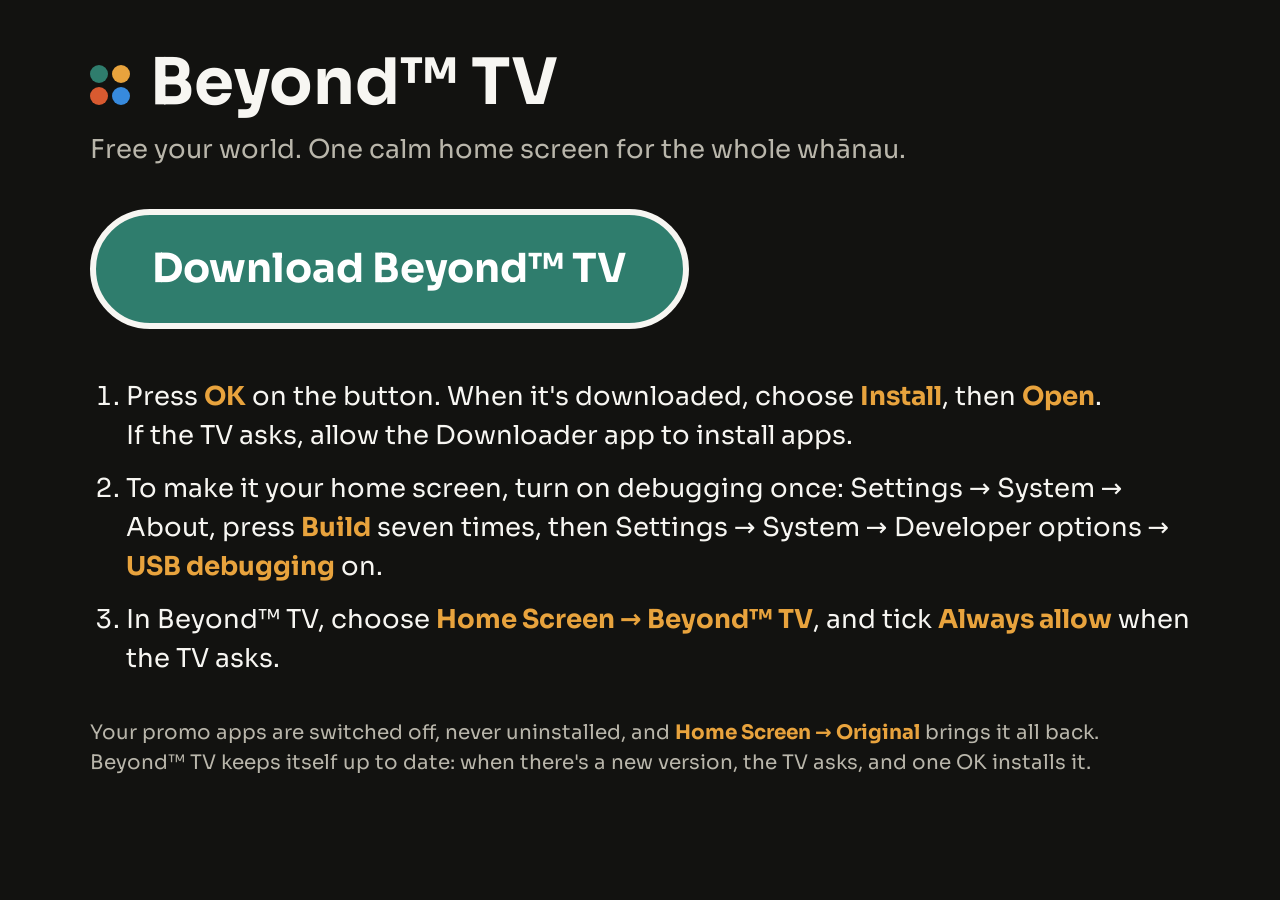
<file: docs/tv/index.html>
<!doctype html>
<html lang="en-NZ">
<head>
<meta charset="utf-8">
<meta name="viewport" content="width=device-width, initial-scale=1">
<title>Get Beyond™ TV</title>
<meta name="description" content="Download Beyond™ TV straight onto a Google TV or Android TV, with no computer.">
<link rel="icon" href="../assets/favicon-64.png">
<!-- Opened on the TV itself, in the Downloader app's browser: big type, one button, focused from the start,
     and nothing a 2015 TV's browser can't draw. -->
<style>
  @font-face { font-family: 'Sora'; src: url('../assets/fonts/SoraVariable.ttf') format('truetype'); font-weight: 100 800; }
  body { margin: 0; background: #121210; color: #f7f6f2; font: 26px/1.5 'Sora', system-ui, sans-serif; }
  main { max-width: 1100px; margin: 0 auto; padding: 48px 32px; }
  h1 { font-size: 64px; line-height: 1.1; margin: 0 0 12px; }
  .lede { color: #b9b6ab; margin: 0 0 40px; }
  .dots { display: inline-block; width: 44px; height: 44px; vertical-align: middle; margin-right: 16px; }
  .dots i { float: left; width: 18px; height: 18px; border-radius: 50%; margin: 0 4px 4px 0; }
  a.get { display: inline-block; background: #2f7d6d; color: #fff; text-decoration: none; font-weight: 700;
          font-size: 40px; padding: 24px 56px; border-radius: 999px; border: 6px solid transparent; }
  a.get:focus, a.get:hover { border-color: #f7f6f2; outline: none; }
  ol { padding-left: 36px; margin: 48px 0 0; }
  li { margin-bottom: 14px; }
  b { color: #e8a33d; }
  .small { color: #b9b6ab; font-size: 20px; margin-top: 40px; }
</style>
</head>
<body>
<main>
  <h1><span class="dots"><i style="background:#2f7d6d"></i><i style="background:#e8a33d"></i><i style="background:#d85a30"></i><i style="background:#378add"></i></span>Beyond™ TV</h1>
  <p class="lede">Free your world. One calm home screen for the whole whānau.</p>

  <a class="get" id="get" href="https://github.com/YeahBuddyNZ/Beyond.TV/releases/download/tv/BeyondTV.apk" autofocus>Download Beyond™ TV</a>

  <ol>
    <li>Press <b>OK</b> on the button. When it's downloaded, choose <b>Install</b>, then <b>Open</b>.
      <br>If the TV asks, allow the Downloader app to install apps.</li>
    <li>To make it your home screen, turn on debugging once: Settings → System → About, press <b>Build</b> seven times,
      then Settings → System → Developer options → <b>USB debugging</b> on.</li>
    <li>In Beyond™ TV, choose <b>Home Screen → Beyond™ TV</b>, and tick <b>Always allow</b> when the TV asks.</li>
  </ol>

  <p class="small">Your promo apps are switched off, never uninstalled, and <b>Home Screen → Original</b> brings it all back.
    Beyond™ TV keeps itself up to date: when there's a new version, the TV asks, and one OK installs it.</p>
</main>
<script>document.getElementById('get').focus();</script>
</body>
</html>
</file>
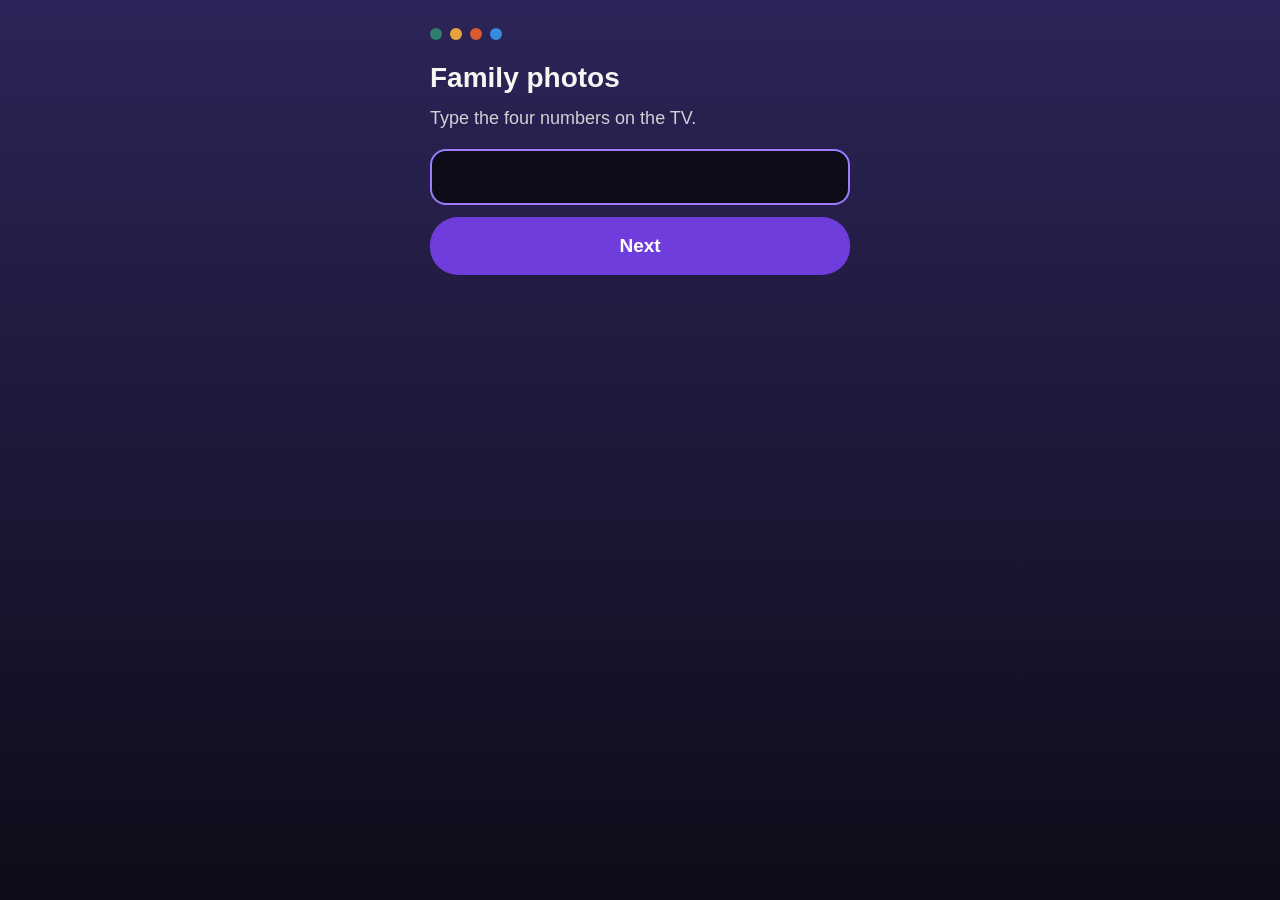
<file: app/assets/photos.html>
<!DOCTYPE html>
<html lang="en-NZ">
<head>
<meta charset="utf-8">
<meta name="viewport" content="width=device-width, initial-scale=1">
<title>Beyond™ TV: family photos</title>
<style>
  * { box-sizing: border-box; }
  body { margin: 0; font: 18px/1.45 -apple-system, "Segoe UI", Roboto, sans-serif; color: #F7F6F2;
    background: linear-gradient(180deg, #2C2458 0%, #0D0C18 100%); min-height: 100vh; }
  main { max-width: 460px; margin: 0 auto; padding: 28px 20px 40px; }
  .dots { display: flex; gap: 8px; margin-bottom: 18px; }
  .dots i { width: 12px; height: 12px; border-radius: 50%; display: block; }
  h1 { font-size: 28px; margin: 0 0 6px; }
  p { margin: 0 0 18px; color: rgba(247, 246, 242, 0.82); }
  button, label.big { display: block; width: 100%; min-height: 56px; margin: 0 0 12px; border: 0; border-radius: 28px;
    font-family: inherit; font-weight: 600; font-size: 19px; line-height: 56px; text-align: center; cursor: pointer; color: #fff;
    background: rgba(255, 255, 255, 0.14); }
  button.main, label.big { background: #6E3DDB; }
  button:focus-visible, label.big:focus-within { outline: 3px solid #9E7BFF; outline-offset: 3px; }
  input[type=file] { position: absolute; opacity: 0; width: 1px; height: 1px; }
  input[type=text] { width: 100%; min-height: 56px; border-radius: 16px; border: 2px solid #9E7BFF; background: #0D0C18;
    color: #fff; font-size: 28px; text-align: center; letter-spacing: 8px; margin-bottom: 12px; }
  .bar { height: 10px; border-radius: 5px; background: rgba(255, 255, 255, 0.14); overflow: hidden; margin: 6px 0 18px; }
  .bar b { display: block; height: 100%; width: 0; background: #9E7BFF; transition: width .2s; }
  .hide { display: none; }
  .small { font-size: 15px; color: rgba(247, 246, 242, 0.6); }
</style>
</head>
<body>
<main>
  <div class="dots"><i style="background:#2F7D6D"></i><i style="background:#E8A33D"></i><i style="background:#D85A30"></i><i style="background:#378ADD"></i></div>
  <h1>Family photos</h1>

  <section id="code" class="hide">
    <p>Type the four numbers on the TV.</p>
    <input id="digits" type="text" inputmode="numeric" maxlength="4" autocomplete="off" aria-label="The code on the TV">
    <button class="main" id="go">Next</button>
  </section>

  <section id="what" class="hide">
    <p>These go on the TV's screensaver. They stay on the TV.</p>
    <button class="main" data-kind="photo">Family photos</button>
    <button class="main" data-kind="art">The kids' art</button>
  </section>

  <section id="who" class="hide">
    <p>Who drew it? Their name goes under the picture.</p>
    <div id="names"></div>
    <button data-by="">Leave the name off</button>
  </section>

  <section id="pick" class="hide">
    <p id="pickWords">Pick as many as you like.</p>
    <label class="big">Choose from your phone<input id="files" type="file" accept="image/*" multiple></label>
    <button id="back">Back</button>
  </section>

  <section id="sending" class="hide">
    <p id="sendWords">Sending…</p>
    <div class="bar"><b id="bar"></b></div>
  </section>

  <section id="done" class="hide">
    <p id="doneWords"></p>
    <button class="main" id="more">Send some more</button>
  </section>

  <p class="small" id="note"></p>
</main>
<script>
(function () {
  var params = new URLSearchParams(location.search);
  var code = params.get('c') || '';
  var kind = 'photo', by = '';
  var LONGEST = 2112;

  function show(id) {
    ['code', 'what', 'who', 'pick', 'sending', 'done'].forEach(function (s) {
      document.getElementById(s).classList.toggle('hide', s !== id);
    });
    document.getElementById('note').textContent = '';
  }
  function note(t) { document.getElementById('note').textContent = t; }

  function hello() {
    fetch('/hello?c=' + encodeURIComponent(code)).then(function (r) {
      if (r.status === 403) throw new Error('code');
      return r.json();
    }).then(function (j) {
      var box = document.getElementById('names');
      box.innerHTML = '';
      (j.names || []).forEach(function (n) {
        var b = document.createElement('button');
        b.className = 'main';
        b.textContent = n;
        b.setAttribute('data-by', n);
        box.appendChild(b);
      });
      show('what');
    }).catch(function (e) {
      show('code');
      if (e.message === 'code') note("That code didn't match. Check the numbers on the TV.");
      else note("Couldn't reach the TV. Is your phone on the same Wi-Fi, and is Family photos still open on the TV?");
    });
  }

  document.getElementById('go').onclick = function () {
    code = document.getElementById('digits').value.replace(/\D/g, '');
    hello();
  };
  document.getElementById('what').onclick = function (e) {
    var k = e.target.getAttribute && e.target.getAttribute('data-kind');
    if (!k) return;
    kind = k;
    by = '';
    if (kind === 'art' && document.getElementById('names').children.length) show('who');
    else pick();
  };
  document.getElementById('who').onclick = function (e) {
    if (!e.target.hasAttribute || !e.target.hasAttribute('data-by')) return;
    by = e.target.getAttribute('data-by');
    pick();
  };
  function pick() {
    document.getElementById('pickWords').textContent = kind === 'art'
      ? (by ? 'Pick photos of ' + by + "'s art. One drawing in each photo works best." : 'Pick photos of the art. One drawing in each photo works best.')
      : 'Pick as many as you like.';
    show('pick');
  }
  document.getElementById('back').onclick = function () { show('what'); };
  document.getElementById('more').onclick = function () { show('what'); };

  document.getElementById('files').onchange = function () {
    var files = Array.prototype.slice.call(this.files || []);
    this.value = '';
    if (!files.length) return;
    send(files);
  };

  // Made smaller on the phone first: quicker over the Wi-Fi, and the TV only needs its own screen's worth.
  function shrink(file) {
    return new Promise(function (resolve, reject) {
      var img = new Image();
      var url = URL.createObjectURL(file);
      img.onload = function () {
        var s = Math.min(1, LONGEST / Math.max(img.naturalWidth, img.naturalHeight));
        var c = document.createElement('canvas');
        c.width = Math.round(img.naturalWidth * s);
        c.height = Math.round(img.naturalHeight * s);
        c.getContext('2d').drawImage(img, 0, 0, c.width, c.height);
        URL.revokeObjectURL(url);
        c.toBlob(function (b) { b ? resolve(b) : reject(new Error('picture')); }, 'image/jpeg', 0.86);
      };
      img.onerror = function () { URL.revokeObjectURL(url); reject(new Error('picture')); };
      img.src = url;
    });
  }

  function send(files) {
    var sent = 0, skipped = 0, i = 0;
    show('sending');
    function step() {
      document.getElementById('sendWords').textContent = 'Sending ' + Math.min(i + 1, files.length) + ' of ' + files.length + '…';
      document.getElementById('bar').style.width = Math.round(100 * i / files.length) + '%';
      if (i >= files.length) return finish();
      shrink(files[i]).then(function (blob) {
        return fetch('/photo?c=' + encodeURIComponent(code) + '&kind=' + kind + '&by=' + encodeURIComponent(by), {
          method: 'POST', headers: { 'Content-Type': 'image/jpeg' }, body: blob
        });
      }).then(function (r) {
        if (r.status === 403) throw new Error('code');
        if (r.ok) sent++; else skipped++;
      }).catch(function (e) {
        if (e.message === 'code') { i = files.length; skipped = -1; return; }
        skipped++;
      }).then(function () { i++; step(); });
    }
    function finish() {
      if (skipped < 0) {
        show('code');
        note('The TV stopped listening. Open Family photos on the TV again and scan the new code.');
        return;
      }
      var words = sent === 1 ? '1 picture is on the TV.' : sent + ' pictures are on the TV.';
      if (skipped) words += ' ' + skipped + " couldn't be read.";
      document.getElementById('doneWords').textContent = words + ' They show next time the screensaver comes on.';
      show('done');
    }
    step();
  }

  if (code) hello(); else show('code');
})();
</script>
</body>
</html>
</file>
